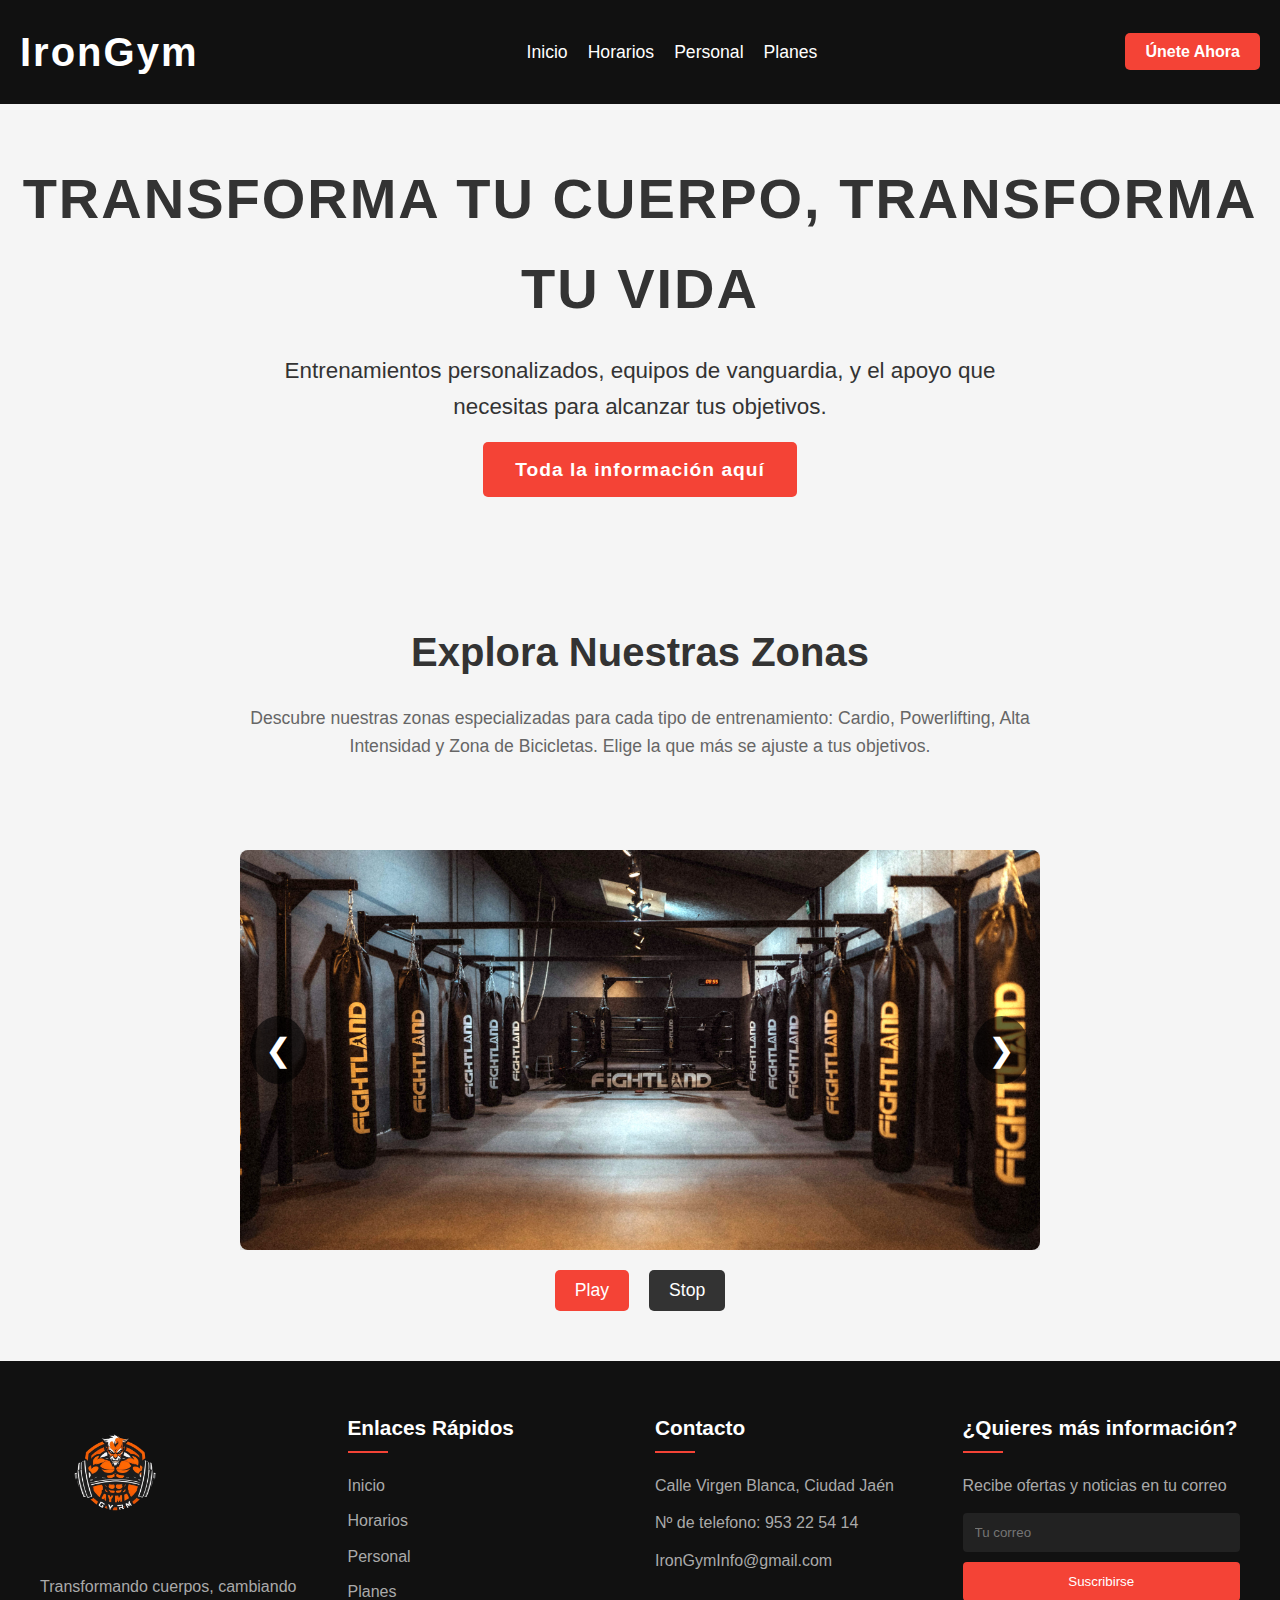
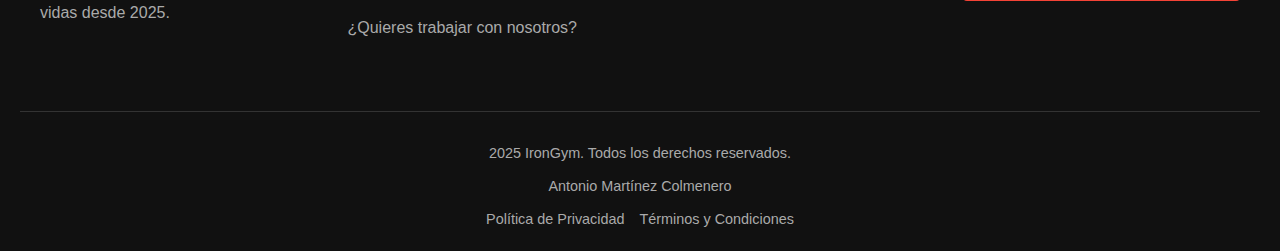
<file: index.html>
<!DOCTYPE html>
<html lang="es">
<head>
    <meta charset="UTF-8">
    <meta name="viewport" content="width=device-width, initial-scale=1.0">
    <title>IronGym - Portada</title>
    <link rel="stylesheet" href="CSS/cssPaginaPrincipal.css">
    
</head>
<body>

    
    <header class="header">
        <div class="logo">
            <h1>IronGym</h1>
        </div>
        <nav>
            <ul>
                <li><a href="index.html">Inicio</a></li>
                <li><a href="Horarios.html">Horarios</a></li>
                <li><a href="Peronal.html">Personal</a></li>
                <li><a href="Planes.html">Planes</a></li>

            </ul>
        </nav>
        <div class="cta">
            <a href="Planes.html" class="btn">Únete Ahora</a>
        </div>
    </header>


    
    <section class="heroe">
    <div class="heroe-content">
        <h2>Transforma tu cuerpo, transforma tu vida</h2>
        <p>Entrenamientos personalizados, equipos de vanguardia, y el apoyo que necesitas para alcanzar tus objetivos.</p>
        <a href="Planes.html" class="btn">Toda la información aquí</a>
    </div>
    </section>


    
    <section class="zonas">
        <h2>Explora Nuestras Zonas</h2>
        <p>Descubre nuestras zonas especializadas para cada tipo de entrenamiento: Cardio, Powerlifting, Alta Intensidad y Zona de Bicicletas. Elige la que más se ajuste a tus objetivos.</p>
    </section>

    <div class="carousel">
        <button id="retroceder" class="carrusel-btn prev">&#10094;</button>
        <div id="imagen"></div>
            <button id="avanzar" class="carrusel-btn next">&#10095;</button>
        </div>
        <div class="controles">
            <button id="play" class="control-btn">Play</button>
            <button id="stop" class="control-btn" disabled>Stop</button>
    </div>
    
    
    <footer class="pie-pagina">
    <div class="contenedor-pie">
        
        <div class="bloque-logo">
            <img src="MEDIA/logo.png" alt="IronGym Logo" class="logo-pie">
            <p class="texto-pie">Transformando cuerpos, cambiando vidas desde 2025.</p>
            
        </div>

        
        <div class="bloque-enlaces">
            <h3 class="titulo-seccion">Enlaces Rápidos</h3>
            <ul class="lista-enlaces">
                <li><a href="index.html" class="enlace-pie">Inicio</a></li>
                <li><a href="Horarios.html" class="enlace-pie">Horarios</a></li>
                <li><a href="Peronal.html" class="enlace-pie">Personal</a></li>
                <li><a href="Planes.html" class="enlace-pie">Planes</a></li>
                <li><a href="QuieresTrabajarConNosotros.html" class="enlace-pie">¿Quieres trabajar con nosotros?</a></li>
            </ul>
        </div>

        
        <div class="bloque-contacto">
            <h3 class="titulo-seccion">Contacto</h3>
            <ul class="lista-contacto">
                <li> Calle Virgen Blanca, Ciudad Jaén</li>
                <li>Nº de telefono: 953 22 54 14</li>
                <li> IronGymInfo@gmail.com</li>
            </ul>
        </div>

        
        <div class="bloque-info">
            <h3 class="titulo-seccion">¿Quieres más información?</h3>
            <p class="texto-pie">Recibe ofertas y noticias en tu correo</p>
            <form class="formulario-suscripcion">
                <input type="email" placeholder="Tu correo" class="input-email">
                <button type="submit" class="boton-suscribir">Suscribirse</button>
            </form>
        </div>
    </div>

    
    <div class="pie-inferior">
        <p class="copyright">2025 IronGym. Todos los derechos reservados.</p>
        <p class="copyright">Antonio Martínez Colmenero</p>
        <div class="enlaces-legales">
            <a href="#" class="enlace-legal">Política de Privacidad</a>
            <a href="#" class="enlace-legal">Términos y Condiciones</a>
        </div>
    </div>
    </footer>

    <!-- Script para carrusel de fotos -->
    <script>
      window.onload = function () {
          
          const IMAGENES = [
              'MEDIA/AltaIntensidad.jpg',
              'MEDIA/PowerLfting.jpg',
              'MEDIA/ZonaBicicleta.jpg',
              'MEDIA/ZonaCardio.PNG'
          ];
          const TIEMPO_INTERVALO_MILESIMAS_SEG = 1000;
          let posicionActual = 0;
          let $botonRetroceder = document.querySelector('#retroceder');
          let $botonAvanzar = document.querySelector('#avanzar');
          let $imagen = document.querySelector('#imagen');
          let $botonPlay = document.querySelector('#play');
          let $botonStop = document.querySelector('#stop');
          let intervalo;

         
          function pasarFoto() {
              if(posicionActual >= IMAGENES.length - 1) {
                  posicionActual = 0;
              } else {
                  posicionActual++;
              }
              renderizarImagen();
          }

          
          function retrocederFoto() {
              if(posicionActual <= 0) {
                  posicionActual = IMAGENES.length - 1;
              } else {
                  posicionActual--;
              }
              renderizarImagen();
          }

          /**
           * Funcion que actualiza la imagen de imagen dependiendo de posicionActual
           */
          function renderizarImagen () {
              $imagen.style.backgroundImage = `url(${IMAGENES[posicionActual]})`;
          }

          /**
           * Activa el autoplay de la imagen
           */
          function playIntervalo() {
              intervalo = setInterval(pasarFoto, TIEMPO_INTERVALO_MILESIMAS_SEG);
              // Desactivamos los botones de control
              $botonAvanzar.setAttribute('disabled', true);
              $botonRetroceder.setAttribute('disabled', true);
              $botonPlay.setAttribute('disabled', true);
              $botonStop.removeAttribute('disabled');

          }

          /**
           * Para el autoplay de la imagen
           */
          function stopIntervalo() {
              clearInterval(intervalo);
              // Activamos los botones de control
              $botonAvanzar.removeAttribute('disabled');
              $botonRetroceder.removeAttribute('disabled');
              $botonPlay.removeAttribute('disabled');
              $botonStop.setAttribute('disabled', true);
          }

          // Eventos
          $botonAvanzar.addEventListener('click', pasarFoto);
          $botonRetroceder.addEventListener('click', retrocederFoto);
          $botonPlay.addEventListener('click', playIntervalo);
          $botonStop.addEventListener('click', stopIntervalo);
          // Iniciar
          renderizarImagen();
      }
  </script>

</body>
</html>
</file>
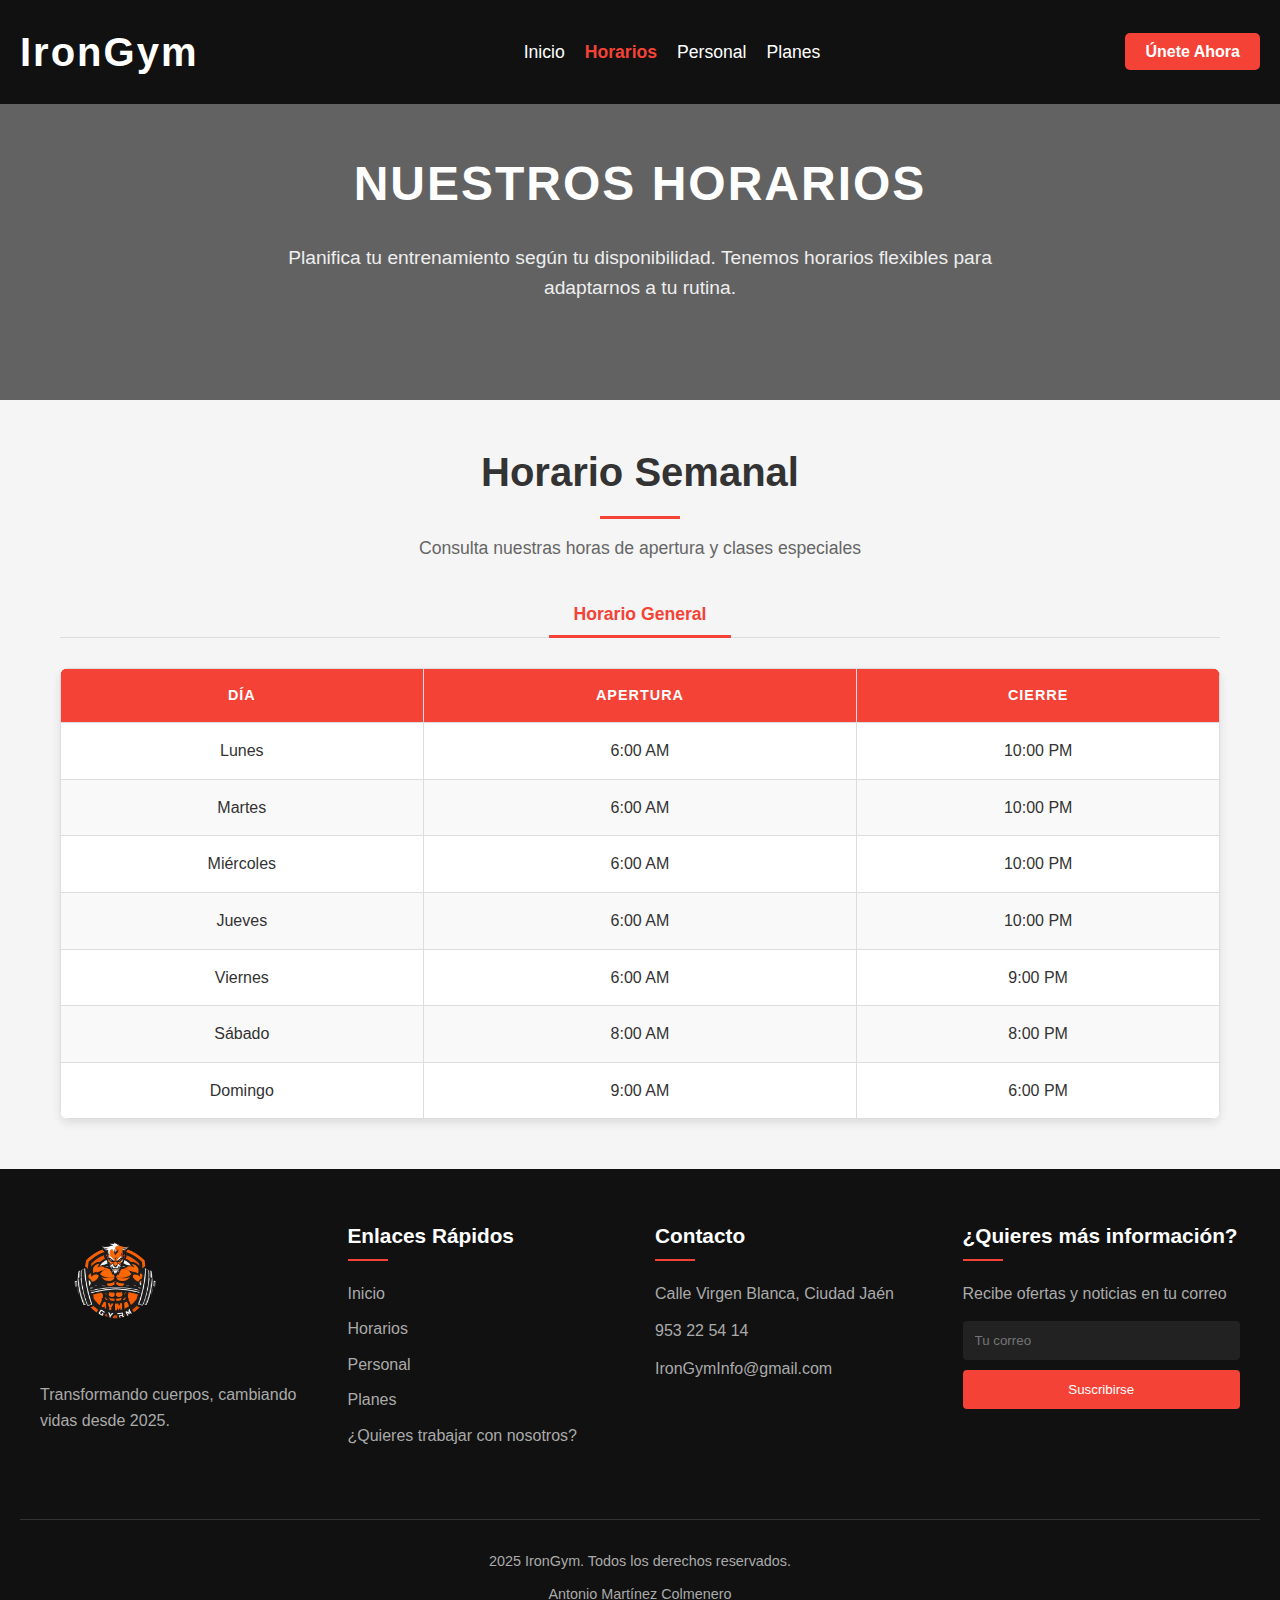
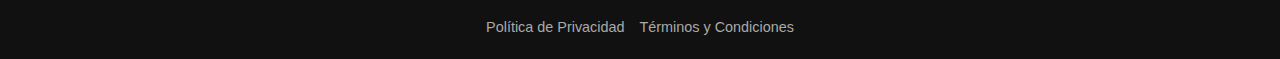
<file: Horarios.html>
<!DOCTYPE html>
<html lang="es">
<head>
    <meta charset="UTF-8">
    <meta name="viewport" content="width=device-width, initial-scale=1.0">
    <title>IronGym - Horarios</title>
    <link rel="stylesheet" href="CSS/cssHorarios.css">
    
</head>
<body>

    <!-- Cabecera -->
    <header class="header">
        <div class="logo">
            <h1>IronGym</h1>
        </div>
        <nav>
            <ul>
                <li><a href="Index.html">Inicio</a></li>
                <li><a href="Horarios.html" class="active">Horarios</a></li>
                <li><a href="Peronal.html">Personal</a></li>
                <li><a href="Planes.html">Planes</a></li>
            </ul>
        </nav>
        <div class="cta">
            <a href="Planes.html" class="btn">Únete Ahora</a>
        </div>
    </header>

    
    <section class="heroe horarios">
        <div class="heroe-content">
            <h2>Nuestros Horarios</h2>
            <p>Planifica tu entrenamiento según tu disponibilidad. Tenemos horarios flexibles para adaptarnos a tu rutina.</p>
        </div>
    </section>

    
    <section class="contenedor">
        <h2 class="titulo">Horario Semanal</h2>
        <p class="subtitulo">Consulta nuestras horas de apertura y clases especiales</p>
        
        <div class="pestanas">
            <button class="boton activo" data-tab="general">Horario General</button>
        </div>
        
        <div class="contenido activo" id="general">
            <div class="tabla-contenedor">
                <table class="tabla-horarios">
                    <thead>
                        <tr>
                            <th>Día</th>
                            <th>Apertura</th>
                            <th>Cierre</th>
                        </tr>
                    </thead>
                    <tbody>
                        <tr>
                            <td>Lunes</td>
                            <td>6:00 AM</td>
                            <td>10:00 PM</td>
                        </tr>
                        <tr>
                            <td>Martes</td>
                            <td>6:00 AM</td>
                            <td>10:00 PM</td>
                        </tr>
                        <tr>
                            <td>Miércoles</td>
                            <td>6:00 AM</td>
                            <td>10:00 PM</td>
                        </tr>
                        <tr>
                            <td>Jueves</td>
                            <td>6:00 AM</td>
                            <td>10:00 PM</td>
                        </tr>
                        <tr>
                            <td>Viernes</td>
                            <td>6:00 AM</td>
                            <td>9:00 PM</td>
                        </tr>
                        <tr>
                            <td>Sábado</td>
                            <td>8:00 AM</td>
                            <td>8:00 PM</td>
                        </tr>
                        <tr>
                            <td>Domingo</td>
                            <td>9:00 AM</td>
                            <td>6:00 PM</td>
                        </tr>
                    </tbody>
                </table>
            </div>
        </div>
        
        <div class="contenido" id="clases">
            <div class="tabla-contenedor">
                <table class="tabla-horarios">
                    <thead>
                        <tr>
                            <th>Clase</th>
                            <th>Lunes</th>
                            <th>Miércoles</th>
                            <th>Viernes</th>
                            <th>Sábado</th>
                        </tr>
                    </thead>
                    <tbody>
                        <tr>
                            <td>Spinning</td>
                            <td>7:00 AM - 8:00 AM</td>
                            <td>7:00 AM - 8:00 AM</td>
                            <td>7:00 AM - 8:00 AM</td>
                            <td>9:00 AM - 10:00 AM</td>
                        </tr>
                        <tr>
                            <td>Crossfit</td>
                            <td>6:00 PM - 7:00 PM</td>
                            <td>6:00 PM - 7:00 PM</td>
                            <td>6:00 PM - 7:00 PM</td>
                            <td>11:00 AM - 12:00 PM</td>
                        </tr>
                        <tr>
                            <td>Yoga</td>
                            <td>9:00 AM - 10:00 AM</td>
                            <td>9:00 AM - 10:00 AM</td>
                            <td>-</td>
                            <td>10:00 AM - 11:00 AM</td>
                        </tr>
                        <tr>
                            <td>Boxeo</td>
                            <td>8:00 PM - 9:00 PM</td>
                            <td>8:00 PM - 9:00 PM</td>
                            <td>7:00 PM - 8:00 PM</td>
                            <td>-</td>
                        </tr>
                    </tbody>
                </table>
            </div>
        </div>
    </section>

    
    <footer class="pie-pagina">
        <div class="contenedor-pie">
            
            <div class="bloque-logo">
                <img src="../MEDIA/logo.png" alt="IronGym Logo" class="logo-pie">
                <p class="texto-pie">Transformando cuerpos, cambiando vidas desde 2025.</p>
                
            </div>

            
            <div class="bloque-enlaces">
                <h3 class="titulo-seccion">Enlaces Rápidos</h3>
                <ul class="lista-enlaces">
                    <li><a href="Index.html" class="enlace-pie">Inicio</a></li>
                    <li><a href="Horarios.html" class="enlace-pie">Horarios</a></li>
                    <li><a href="Peronal.html" class="enlace-pie">Personal</a></li>
                    <li><a href="Planes.html" class="enlace-pie">Planes</a></li>
                    <li><a href="QuieresTrabajarConNosotros.html" class="enlace-pie">¿Quieres trabajar con nosotros?</a></li>
                </ul>
            </div>

            
            <div class="bloque-contacto">
                <h3 class="titulo-seccion">Contacto</h3>
                <ul class="lista-contacto">
                    <li> Calle Virgen Blanca, Ciudad Jaén</li>
                    <li>953 22 54 14</li>
                    <li> IronGymInfo@gmail.com</li>
                </ul>
            </div>

            
            <div class="bloque-info">
                <h3 class="titulo-seccion">¿Quieres más información?</h3>
                <p class="texto-pie">Recibe ofertas y noticias en tu correo</p>
                <form class="formulario-suscripcion">
                    <input type="email" placeholder="Tu correo" class="input-email">
                    <button type="submit" class="boton-suscribir">Suscribirse</button>
                </form>
            </div>
        </div>

        
        <div class="pie-inferior">
            <p class="copyright">2025 IronGym. Todos los derechos reservados.</p>
            <p class="copyright">Antonio Martínez Colmenero</p>
            <div class="enlaces-legales">
                <a href="#" class="enlace-legal">Política de Privacidad</a>
                <a href="#" class="enlace-legal">Términos y Condiciones</a>
            </div>
        </div>
    </footer>


</body>
</html>
</file>
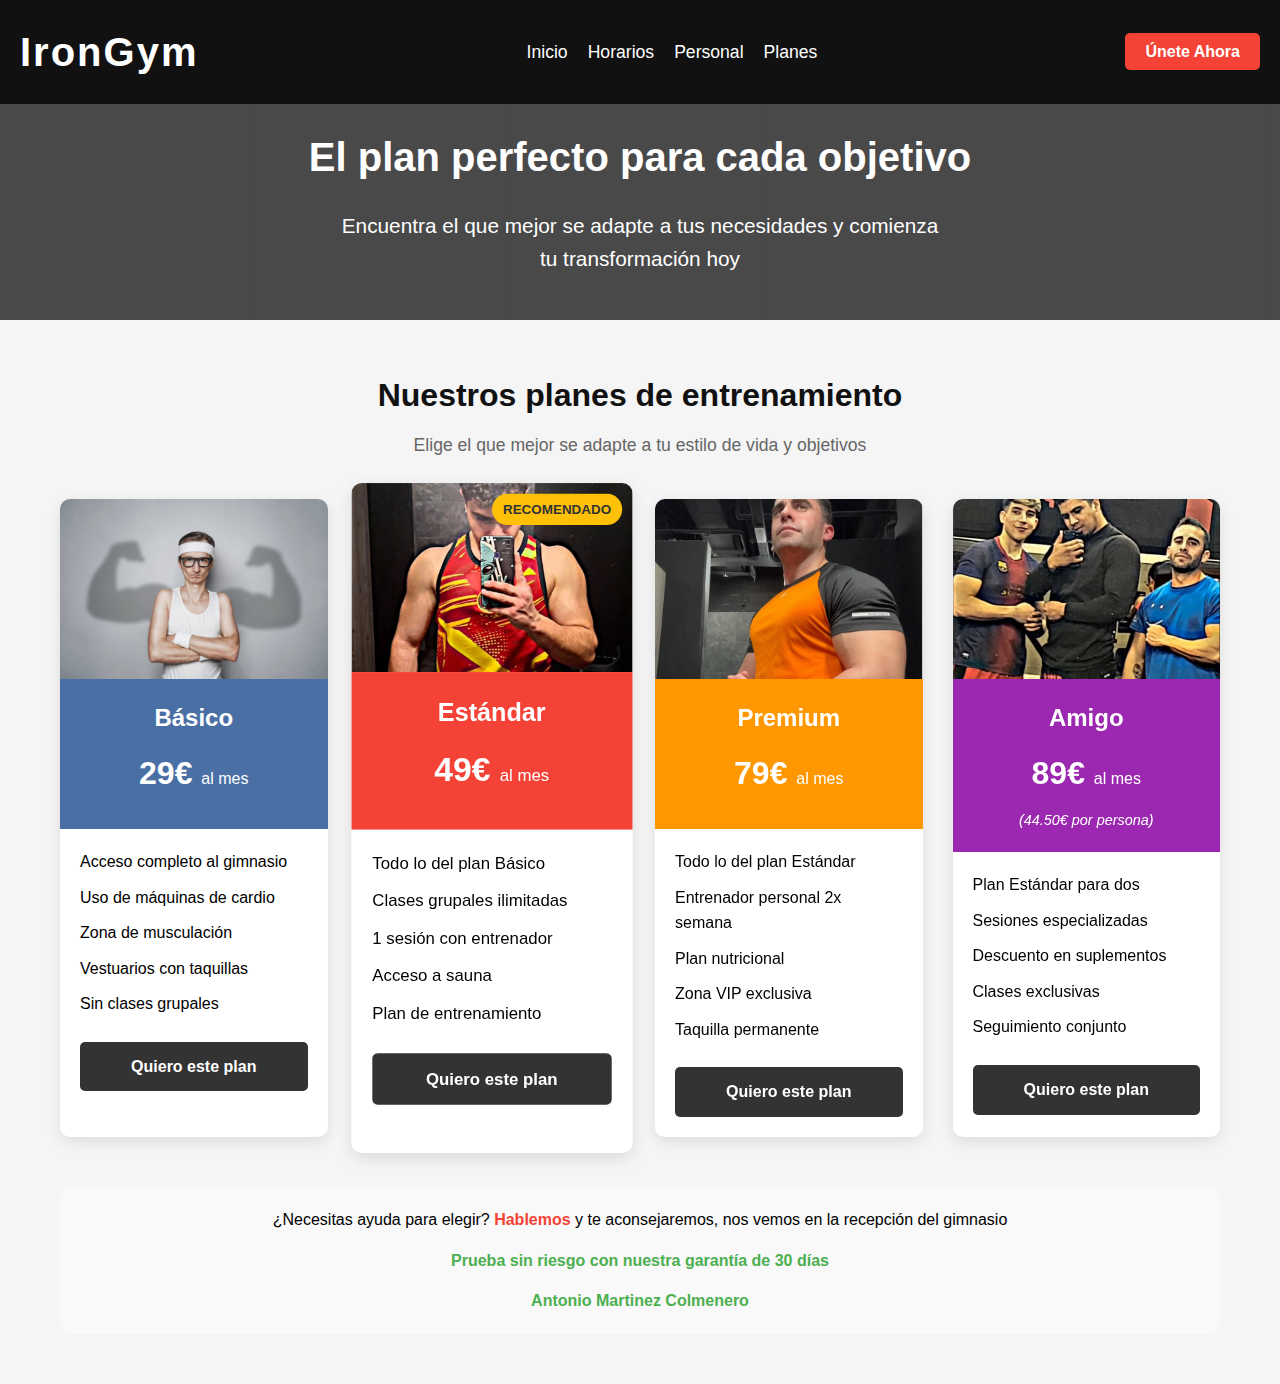
<file: Planes.html>
<!DOCTYPE html>
<html lang="es">
<head>
    <meta charset="UTF-8">
    <meta name="viewport" content="width=device-width, initial-scale=1.0">
    <title>IronGym - Nuestros Planes</title>
    <link rel="stylesheet" href="CSS/planes.css">
    
</head>
<body>

    
    <header class="header">
        <div class="logo">
            <h1>IronGym</h1>
        </div>
        <nav>
            <ul>
                <li><a href="Index.html">Inicio</a></li>
                <li><a href="Horarios.html">Horarios</a></li>
                <li><a href="Peronal.html">Personal</a></li>
                <li><a href="planes.html">Planes</a></li>
            </ul>
        </nav>
        <div class="cta">
            <a href="Planes.html" class="btn">Únete Ahora</a>
        </div>
    </header>

    
    <section class="portadaPlanes">
        <div class="contenidoPortada">
            <h2>El plan perfecto para cada objetivo</h2>
            <p>Encuentra el que mejor se adapte a tus necesidades y comienza tu transformación hoy</p>
        </div>
    </section>

    
    <main class="contenedorPlanes">
        <h2 class="tituloPrincipal">Nuestros planes de entrenamiento</h2>
        <p class="subtitulo">Elige el que mejor se adapte a tu estilo de vida y objetivos</p>
        
        <div class="listaPlanes">
            
            <article class="planCard">
                <div class="imagenPlan">
                    <img src="MEDIA/FlacoPlanes.jpg" alt="Persona usando máquinas de cardio">
                </div>
                <div class="cabeceraPlan basico">
                    <h3>Básico</h3>
                    <div class="precioPlan">29€ <span>al mes</span></div>
                </div>
                <div class="detallesPlan">
                    <ul class="beneficiosPlan">
                        <li> Acceso completo al gimnasio</li>
                        <li> Uso de máquinas de cardio</li>
                        <li> Zona de musculación</li>
                        <li> Vestuarios con taquillas</li>
                        <li> Sin clases grupales</li>
                    </ul>
                    <a href="#unete" class="botonPlan">Quiero este plan</a>
                </div>
            </article>

            
            <article class="planCard destacado">
                <div class="etiquetaDestacado">RECOMENDADO</div>
                <div class="imagenPlan">
                    <img src="MEDIA/PlanEstandar.jpg" alt="Clase grupal en el gimnasio">
                </div>
                <div class="cabeceraPlan estandar">
                    <h3>Estándar</h3>
                    <div class="precioPlan">49€ <span>al mes</span></div>
                </div>
                <div class="detallesPlan">
                    <ul class="beneficiosPlan">
                        <li> Todo lo del plan Básico</li>
                        <li> Clases grupales ilimitadas</li>
                        <li>1 sesión con entrenador</li>
                        <li> Acceso a sauna</li>
                        <li> Plan de entrenamiento</li>
                    </ul>
                    <a href="#unete" class="botonPlan">Quiero este plan</a>
                </div>
            </article>

            
            <article class="planCard">
                <div class="imagenPlan">
                    <img src="MEDIA/PlanFuerte.PNG" alt="Entrenador personal ayudando a cliente">
                </div>
                <div class="cabeceraPlan premium">
                    <h3>Premium</h3>
                    <div class="precioPlan">79€ <span>al mes</span></div>
                </div>
                <div class="detallesPlan">
                    <ul class="beneficiosPlan">
                        <li> Todo lo del plan Estándar</li>
                        <li> Entrenador personal 2x semana</li>
                        <li> Plan nutricional</li>
                        <li> Zona VIP exclusiva</li>
                        <li> Taquilla permanente</li>
                    </ul>
                    <a href="#unete" class="botonPlan">Quiero este plan</a>
                </div>
            </article>

            
            <article class="planCard">
                <div class="imagenPlan">
                    <img src="MEDIA/PlanAmigo.PNG" alt="Amigos entrenando juntos">
                </div>
                <div class="cabeceraPlan parejas">
                    <h3>Amigo</h3>
                    <div class="precioPlan">89€ <span>al mes</span></div>
                    <p class="notaPrecio">(44.50€ por persona)</p>
                </div>
                <div class="detallesPlan">
                    <ul class="beneficiosPlan">
                        <li> Plan Estándar para dos</li>
                        <li> Sesiones especializadas</li>
                        <li> Descuento en suplementos</li>
                        <li> Clases exclusivas</li>
                        <li> Seguimiento conjunto</li>
                    </ul>
                    <a href="#unete" class="botonPlan">Quiero este plan</a>
                </div>
            </article>
        </div>

        <div class="infoExtra">
            <p> ¿Necesitas ayuda para elegir? <a href="#" class="enlaceAyuda">Hablemos</a> y te aconsejaremos, nos vemos en la recepción del gimnasio</p>
            <p class="garantia"> Prueba sin riesgo con nuestra garantía de 30 días</p>
            <p class="garantia">Antonio Martinez Colmenero</p>
        </div>
    </main>

    

</body>
</html>
</file>
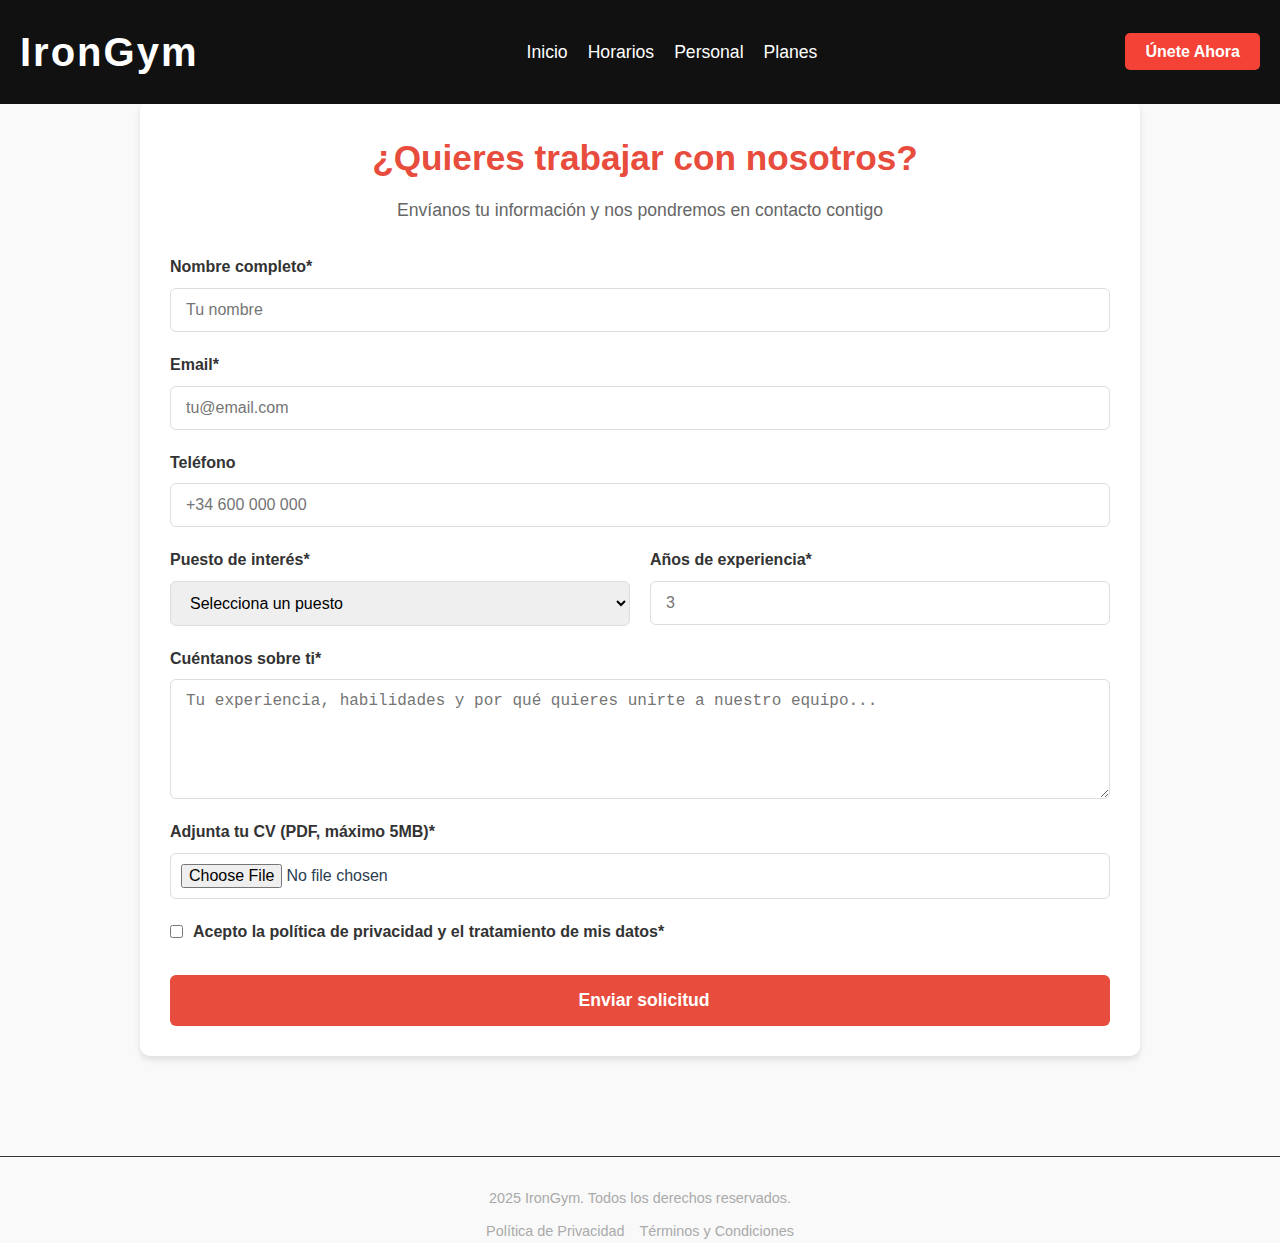
<file: QuieresTrabajarConNosotros.html>
<!DOCTYPE html>
<html lang="es">
<head>
    <meta charset="UTF-8">
    <meta name="viewport" content="width=device-width, initial-scale=1.0">
    <title>Únete a nuestro equipo | IronGym</title>
    <link rel="stylesheet" href="CSS/formulario.css">
</head>
<body>

    <header class="header">
        <div class="logo">
            <h1>IronGym</h1>
        </div>
        <nav>
            <ul>
                <li><a href="Index.html">Inicio</a></li>
                <li><a href="Horarios.html">Horarios</a></li>
                <li><a href="Peronal.html">Personal</a></li>
                <li><a href="Planes.html">Planes</a></li>

            </ul>
        </nav>
        <div class="cta">
            <a href="Planes.html" class="btn">Únete Ahora</a>
        </div>
    </header>

    <div class="contenedor-formulario">
        <div class="cabecera-formulario">
            <h1><i class="fas fa-handshake"></i> ¿Quieres trabajar con nosotros?</h1>
            <p>Envíanos tu información y nos pondremos en contacto contigo</p>
        </div>

        <form id="formulario-trabajo" class="formulario" action="#" method="POST">
            <div class="grupo-formulario">
                <label for="nombre">Nombre completo*</label>
                <input type="text" id="nombre" name="nombre" required placeholder="Tu nombre">
            </div>

            <div class="grupo-formulario">
                <label for="email">Email*</label>
                <input type="email" id="email" name="email" required placeholder="tu@email.com">
            </div>

            <div class="grupo-formulario">
                <label for="telefono">Teléfono</label>
                <input type="tel" id="telefono" name="telefono" placeholder="+34 600 000 000">
            </div>

            <div class="grupo-formulario-doble">
                <div class="grupo-formulario">
                    <label for="puesto">Puesto de interés*</label>
                    <select id="puesto" name="puesto" required>
                        <option value="" disabled selected>Selecciona un puesto</option>
                        <option value="desarrollador">Monitor Sala De Baile</option>
                        <option value="disenador">Monitor PowerLifting</option>
                        <option value="marketing">Monitor Recepción</option>
                        <option value="otro">Otro</option>
                    </select>
                </div>

                <div class="grupo-formulario">
                    <label for="experiencia">Años de experiencia*</label>
                    <input type="number" id="experiencia" name="experiencia" min="0" max="50" required placeholder="3">
                </div>
            </div>

            <div class="grupo-formulario">
                <label for="mensaje">Cuéntanos sobre ti*</label>
                <textarea id="mensaje" name="mensaje" required placeholder="Tu experiencia, habilidades y por qué quieres unirte a nuestro equipo..."></textarea>
            </div>

            <div class="grupo-formulario">
                <label for="cv">Adjunta tu CV (PDF, máximo 5MB)*</label>
                <input type="file" id="cv" name="cv" accept=".pdf,.doc,.docx" required>
            </div>

            <div class="grupo-formulario acepto-terminos">
                <input type="checkbox" id="privacidad" name="privacidad" required>
                <label for="privacidad">Acepto la política de privacidad y el tratamiento de mis datos*</label>
            </div>

            <button type="submit" class="boton-enviar">
                <i class="fas fa-paper-plane"></i> Enviar solicitud
            </button>
        </form>
    </div>
     
     <div class="pie-inferior">
        <p class="copyright">2025 IronGym. Todos los derechos reservados.</p>
        <div class="enlaces-legales">
            <a href="#" class="enlace-legal">Política de Privacidad</a>
            <a href="#" class="enlace-legal">Términos y Condiciones</a>
        </div>
    </div>
    
</body>
</html>
</file>
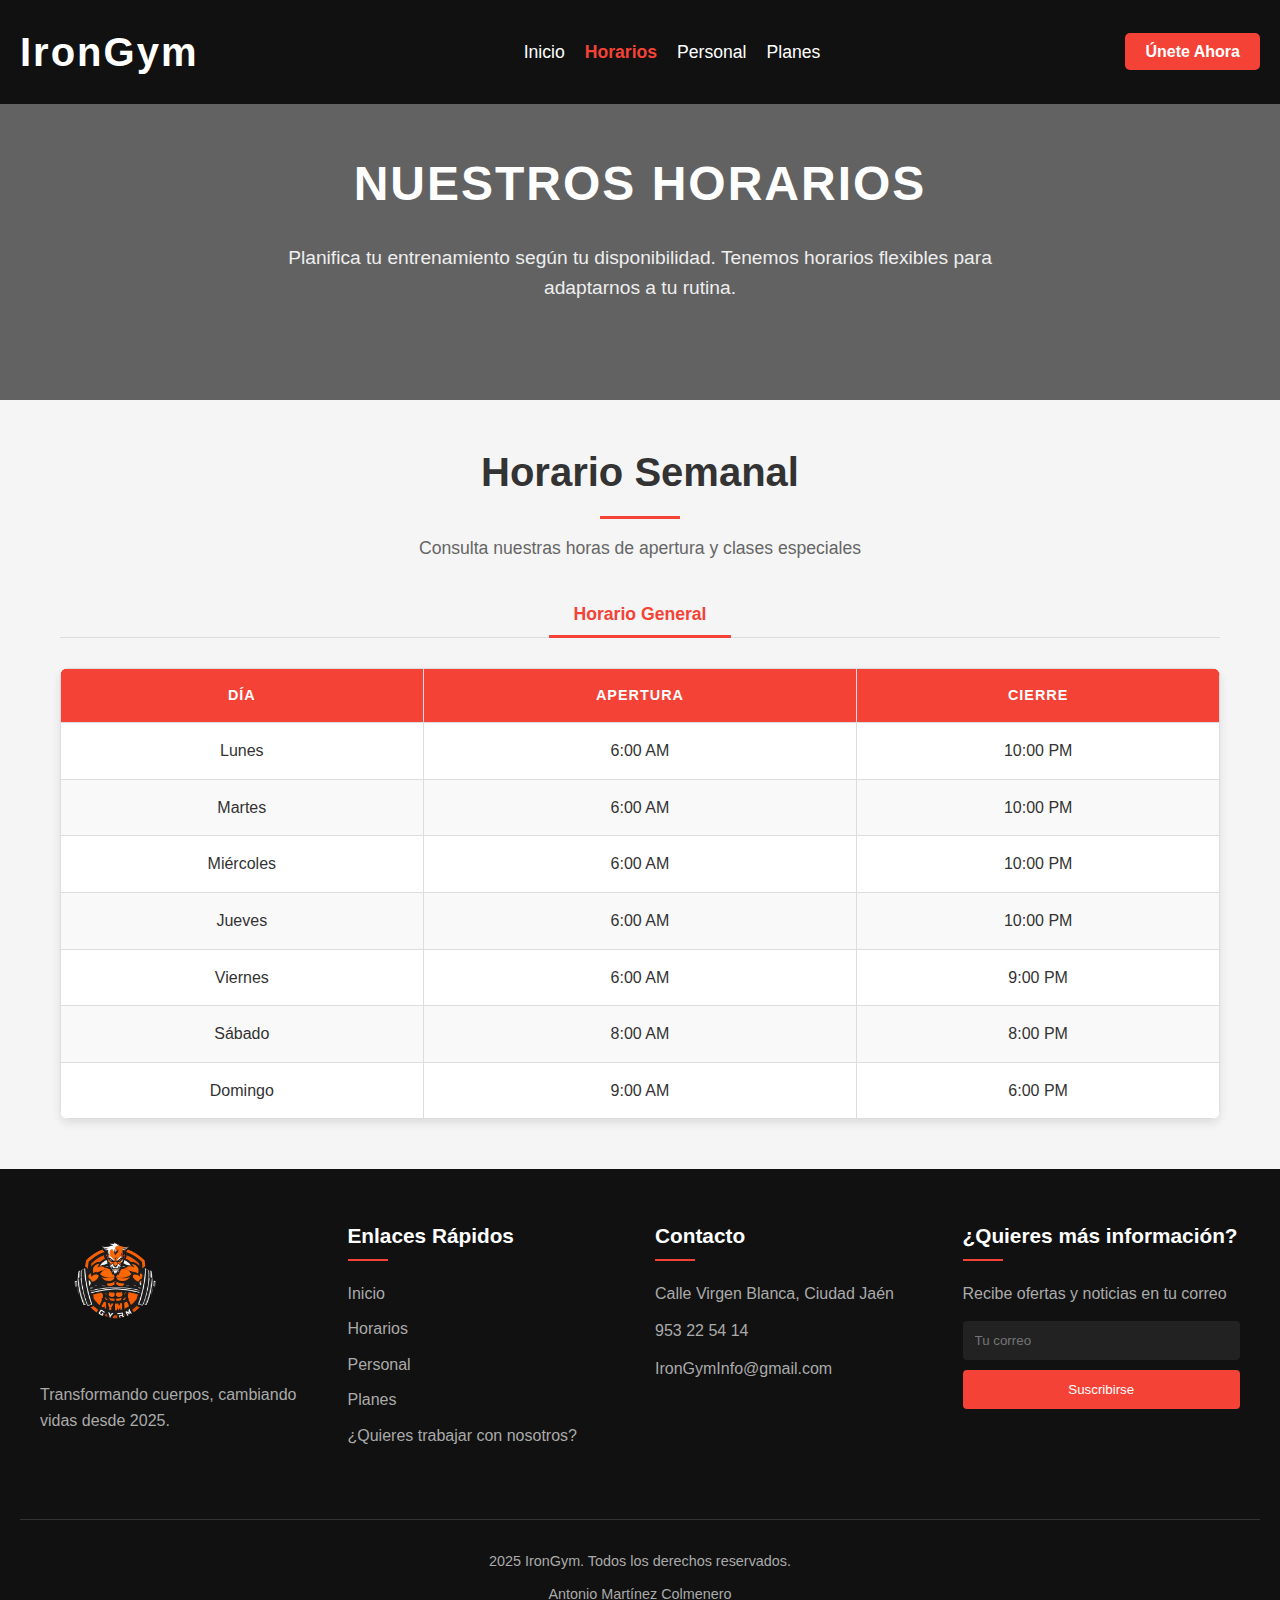
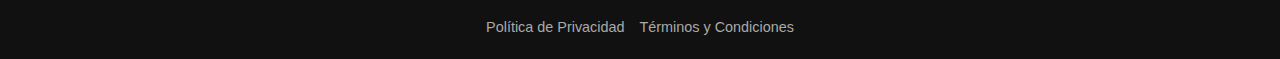
<file: HTML/Horarios.html>
<!DOCTYPE html>
<html lang="es">
<head>
    <meta charset="UTF-8">
    <meta name="viewport" content="width=device-width, initial-scale=1.0">
    <title>IronGym - Horarios</title>
    <link rel="stylesheet" href="../CSS/cssHorarios.css">
    
</head>
<body>

    <!-- Cabecera -->
    <header class="header">
        <div class="logo">
            <h1>IronGym</h1>
        </div>
        <nav>
            <ul>
                <li><a href="../PaginaPrincipal.html">Inicio</a></li>
                <li><a href="../HTML/Horarios.html" class="active">Horarios</a></li>
                <li><a href="Peronal.html">Personal</a></li>
                <li><a href="../HTML/Planes.html">Planes</a></li>
            </ul>
        </nav>
        <div class="cta">
            <a href="Planes.html" class="btn">Únete Ahora</a>
        </div>
    </header>

    
    <section class="heroe horarios">
        <div class="heroe-content">
            <h2>Nuestros Horarios</h2>
            <p>Planifica tu entrenamiento según tu disponibilidad. Tenemos horarios flexibles para adaptarnos a tu rutina.</p>
        </div>
    </section>

    
    <section class="contenedor">
        <h2 class="titulo">Horario Semanal</h2>
        <p class="subtitulo">Consulta nuestras horas de apertura y clases especiales</p>
        
        <div class="pestanas">
            <button class="boton activo" data-tab="general">Horario General</button>
        </div>
        
        <div class="contenido activo" id="general">
            <div class="tabla-contenedor">
                <table class="tabla-horarios">
                    <thead>
                        <tr>
                            <th>Día</th>
                            <th>Apertura</th>
                            <th>Cierre</th>
                        </tr>
                    </thead>
                    <tbody>
                        <tr>
                            <td>Lunes</td>
                            <td>6:00 AM</td>
                            <td>10:00 PM</td>
                        </tr>
                        <tr>
                            <td>Martes</td>
                            <td>6:00 AM</td>
                            <td>10:00 PM</td>
                        </tr>
                        <tr>
                            <td>Miércoles</td>
                            <td>6:00 AM</td>
                            <td>10:00 PM</td>
                        </tr>
                        <tr>
                            <td>Jueves</td>
                            <td>6:00 AM</td>
                            <td>10:00 PM</td>
                        </tr>
                        <tr>
                            <td>Viernes</td>
                            <td>6:00 AM</td>
                            <td>9:00 PM</td>
                        </tr>
                        <tr>
                            <td>Sábado</td>
                            <td>8:00 AM</td>
                            <td>8:00 PM</td>
                        </tr>
                        <tr>
                            <td>Domingo</td>
                            <td>9:00 AM</td>
                            <td>6:00 PM</td>
                        </tr>
                    </tbody>
                </table>
            </div>
        </div>
        
        <div class="contenido" id="clases">
            <div class="tabla-contenedor">
                <table class="tabla-horarios">
                    <thead>
                        <tr>
                            <th>Clase</th>
                            <th>Lunes</th>
                            <th>Miércoles</th>
                            <th>Viernes</th>
                            <th>Sábado</th>
                        </tr>
                    </thead>
                    <tbody>
                        <tr>
                            <td>Spinning</td>
                            <td>7:00 AM - 8:00 AM</td>
                            <td>7:00 AM - 8:00 AM</td>
                            <td>7:00 AM - 8:00 AM</td>
                            <td>9:00 AM - 10:00 AM</td>
                        </tr>
                        <tr>
                            <td>Crossfit</td>
                            <td>6:00 PM - 7:00 PM</td>
                            <td>6:00 PM - 7:00 PM</td>
                            <td>6:00 PM - 7:00 PM</td>
                            <td>11:00 AM - 12:00 PM</td>
                        </tr>
                        <tr>
                            <td>Yoga</td>
                            <td>9:00 AM - 10:00 AM</td>
                            <td>9:00 AM - 10:00 AM</td>
                            <td>-</td>
                            <td>10:00 AM - 11:00 AM</td>
                        </tr>
                        <tr>
                            <td>Boxeo</td>
                            <td>8:00 PM - 9:00 PM</td>
                            <td>8:00 PM - 9:00 PM</td>
                            <td>7:00 PM - 8:00 PM</td>
                            <td>-</td>
                        </tr>
                    </tbody>
                </table>
            </div>
        </div>
    </section>

    
    <footer class="pie-pagina">
        <div class="contenedor-pie">
            
            <div class="bloque-logo">
                <img src="../MEDIA/logo.png" alt="IronGym Logo" class="logo-pie">
                <p class="texto-pie">Transformando cuerpos, cambiando vidas desde 2025.</p>
                
            </div>

            
            <div class="bloque-enlaces">
                <h3 class="titulo-seccion">Enlaces Rápidos</h3>
                <ul class="lista-enlaces">
                    <li><a href="PaginaPrincipal.html" class="enlace-pie">Inicio</a></li>
                    <li><a href="Horarios.html" class="enlace-pie">Horarios</a></li>
                    <li><a href="Peronal.html" class="enlace-pie">Personal</a></li>
                    <li><a href="Planes.html" class="enlace-pie">Planes</a></li>
                    <li><a href="QuieresTrabajarConNosotros.html" class="enlace-pie">¿Quieres trabajar con nosotros?</a></li>
                </ul>
            </div>

            
            <div class="bloque-contacto">
                <h3 class="titulo-seccion">Contacto</h3>
                <ul class="lista-contacto">
                    <li> Calle Virgen Blanca, Ciudad Jaén</li>
                    <li>953 22 54 14</li>
                    <li> IronGymInfo@gmail.com</li>
                </ul>
            </div>

            
            <div class="bloque-info">
                <h3 class="titulo-seccion">¿Quieres más información?</h3>
                <p class="texto-pie">Recibe ofertas y noticias en tu correo</p>
                <form class="formulario-suscripcion">
                    <input type="email" placeholder="Tu correo" class="input-email">
                    <button type="submit" class="boton-suscribir">Suscribirse</button>
                </form>
            </div>
        </div>

        
        <div class="pie-inferior">
            <p class="copyright">2025 IronGym. Todos los derechos reservados.</p>
            <p class="copyright">Antonio Martínez Colmenero</p>
            <div class="enlaces-legales">
                <a href="#" class="enlace-legal">Política de Privacidad</a>
                <a href="#" class="enlace-legal">Términos y Condiciones</a>
            </div>
        </div>
    </footer>


</body>
</html>
</file>
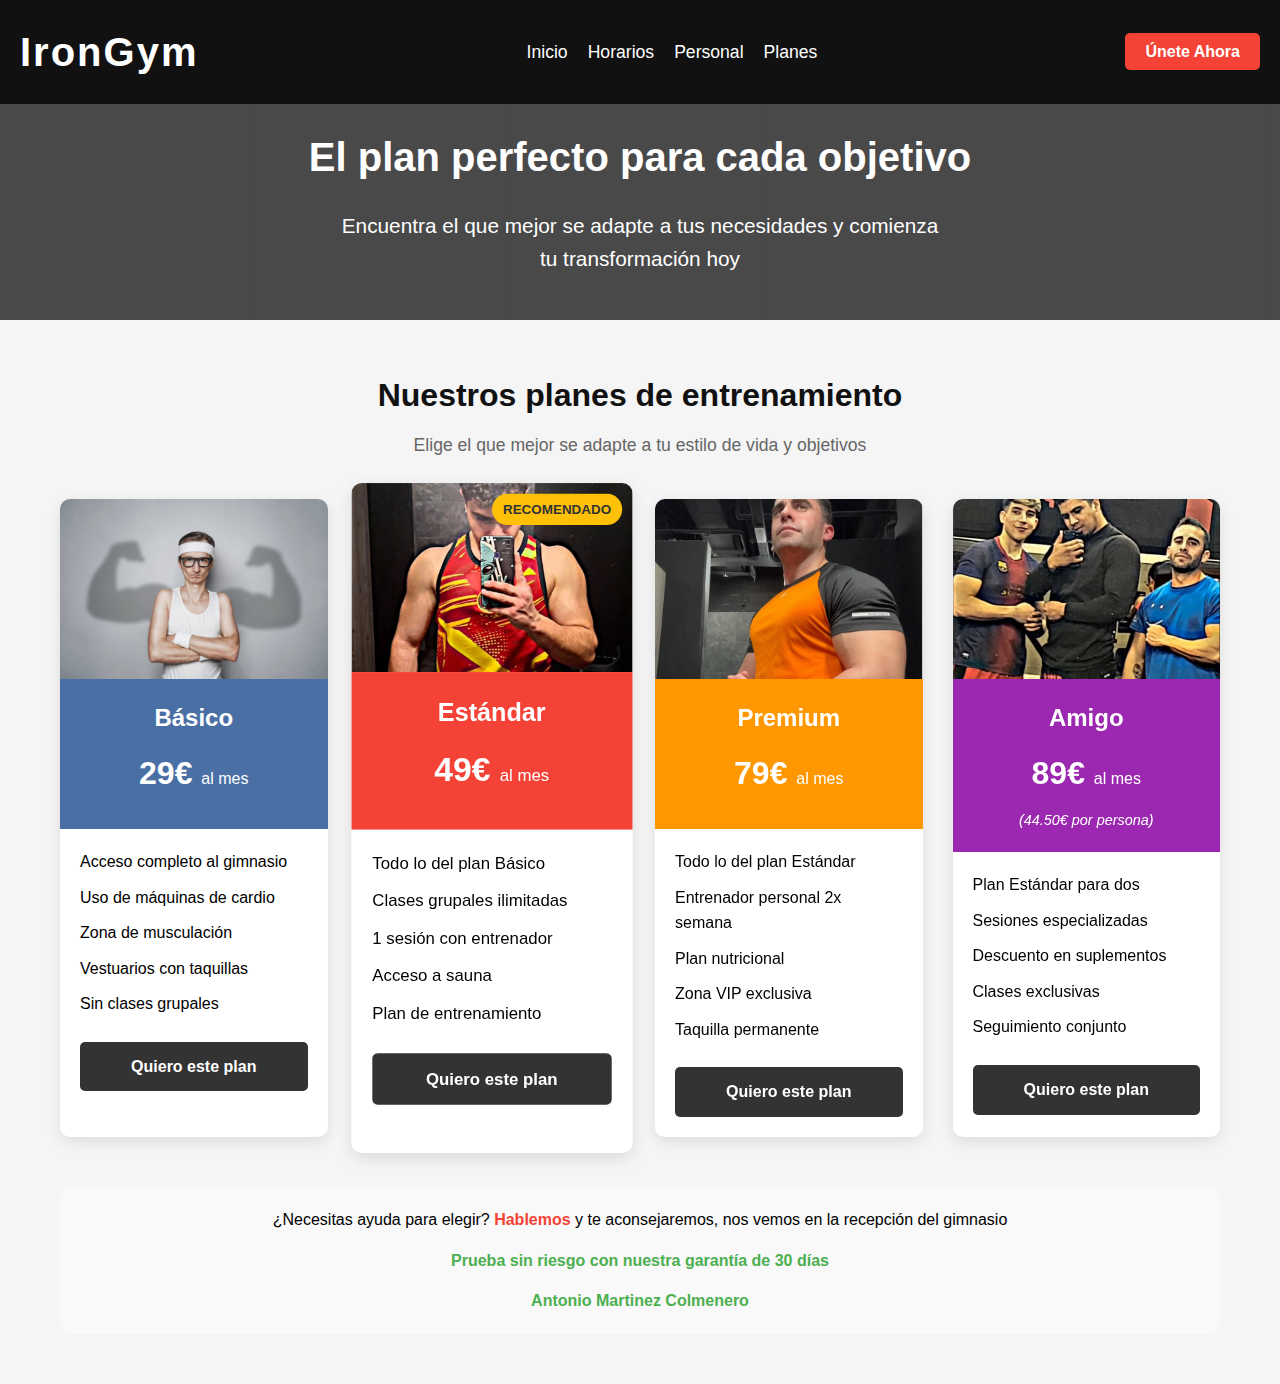
<file: HTML/Planes.html>
<!DOCTYPE html>
<html lang="es">
<head>
    <meta charset="UTF-8">
    <meta name="viewport" content="width=device-width, initial-scale=1.0">
    <title>IronGym - Nuestros Planes</title>
    <link rel="stylesheet" href="../CSS/planes.css">
    
</head>
<body>

    
    <header class="header">
        <div class="logo">
            <h1>IronGym</h1>
        </div>
        <nav>
            <ul>
                <li><a href="../PaginaPrincipal.html">Inicio</a></li>
                <li><a href="Horarios.html">Horarios</a></li>
                <li><a href="Peronal.html">Personal</a></li>
                <li><a href="planes.html">Planes</a></li>
            </ul>
        </nav>
        <div class="cta">
            <a href="Planes.html" class="btn">Únete Ahora</a>
        </div>
    </header>

    
    <section class="portadaPlanes">
        <div class="contenidoPortada">
            <h2>El plan perfecto para cada objetivo</h2>
            <p>Encuentra el que mejor se adapte a tus necesidades y comienza tu transformación hoy</p>
        </div>
    </section>

    
    <main class="contenedorPlanes">
        <h2 class="tituloPrincipal">Nuestros planes de entrenamiento</h2>
        <p class="subtitulo">Elige el que mejor se adapte a tu estilo de vida y objetivos</p>
        
        <div class="listaPlanes">
            
            <article class="planCard">
                <div class="imagenPlan">
                    <img src="../MEDIA/FlacoPlanes.jpg" alt="Persona usando máquinas de cardio">
                </div>
                <div class="cabeceraPlan basico">
                    <h3>Básico</h3>
                    <div class="precioPlan">29€ <span>al mes</span></div>
                </div>
                <div class="detallesPlan">
                    <ul class="beneficiosPlan">
                        <li> Acceso completo al gimnasio</li>
                        <li> Uso de máquinas de cardio</li>
                        <li> Zona de musculación</li>
                        <li> Vestuarios con taquillas</li>
                        <li> Sin clases grupales</li>
                    </ul>
                    <a href="#unete" class="botonPlan">Quiero este plan</a>
                </div>
            </article>

            
            <article class="planCard destacado">
                <div class="etiquetaDestacado">RECOMENDADO</div>
                <div class="imagenPlan">
                    <img src="../MEDIA/PlanEstandar.jpg" alt="Clase grupal en el gimnasio">
                </div>
                <div class="cabeceraPlan estandar">
                    <h3>Estándar</h3>
                    <div class="precioPlan">49€ <span>al mes</span></div>
                </div>
                <div class="detallesPlan">
                    <ul class="beneficiosPlan">
                        <li> Todo lo del plan Básico</li>
                        <li> Clases grupales ilimitadas</li>
                        <li>1 sesión con entrenador</li>
                        <li> Acceso a sauna</li>
                        <li> Plan de entrenamiento</li>
                    </ul>
                    <a href="#unete" class="botonPlan">Quiero este plan</a>
                </div>
            </article>

            
            <article class="planCard">
                <div class="imagenPlan">
                    <img src="../MEDIA/PlanFuerte.PNG" alt="Entrenador personal ayudando a cliente">
                </div>
                <div class="cabeceraPlan premium">
                    <h3>Premium</h3>
                    <div class="precioPlan">79€ <span>al mes</span></div>
                </div>
                <div class="detallesPlan">
                    <ul class="beneficiosPlan">
                        <li> Todo lo del plan Estándar</li>
                        <li> Entrenador personal 2x semana</li>
                        <li> Plan nutricional</li>
                        <li> Zona VIP exclusiva</li>
                        <li> Taquilla permanente</li>
                    </ul>
                    <a href="#unete" class="botonPlan">Quiero este plan</a>
                </div>
            </article>

            
            <article class="planCard">
                <div class="imagenPlan">
                    <img src="../MEDIA/PlanAmigo.PNG" alt="Amigos entrenando juntos">
                </div>
                <div class="cabeceraPlan parejas">
                    <h3>Amigo</h3>
                    <div class="precioPlan">89€ <span>al mes</span></div>
                    <p class="notaPrecio">(44.50€ por persona)</p>
                </div>
                <div class="detallesPlan">
                    <ul class="beneficiosPlan">
                        <li> Plan Estándar para dos</li>
                        <li> Sesiones especializadas</li>
                        <li> Descuento en suplementos</li>
                        <li> Clases exclusivas</li>
                        <li> Seguimiento conjunto</li>
                    </ul>
                    <a href="#unete" class="botonPlan">Quiero este plan</a>
                </div>
            </article>
        </div>

        <div class="infoExtra">
            <p> ¿Necesitas ayuda para elegir? <a href="#" class="enlaceAyuda">Hablemos</a> y te aconsejaremos, nos vemos en la recepción del gimnasio</p>
            <p class="garantia"> Prueba sin riesgo con nuestra garantía de 30 días</p>
            <p class="garantia">Antonio Martinez Colmenero</p>
        </div>
    </main>

    

</body>
</html>
</file>
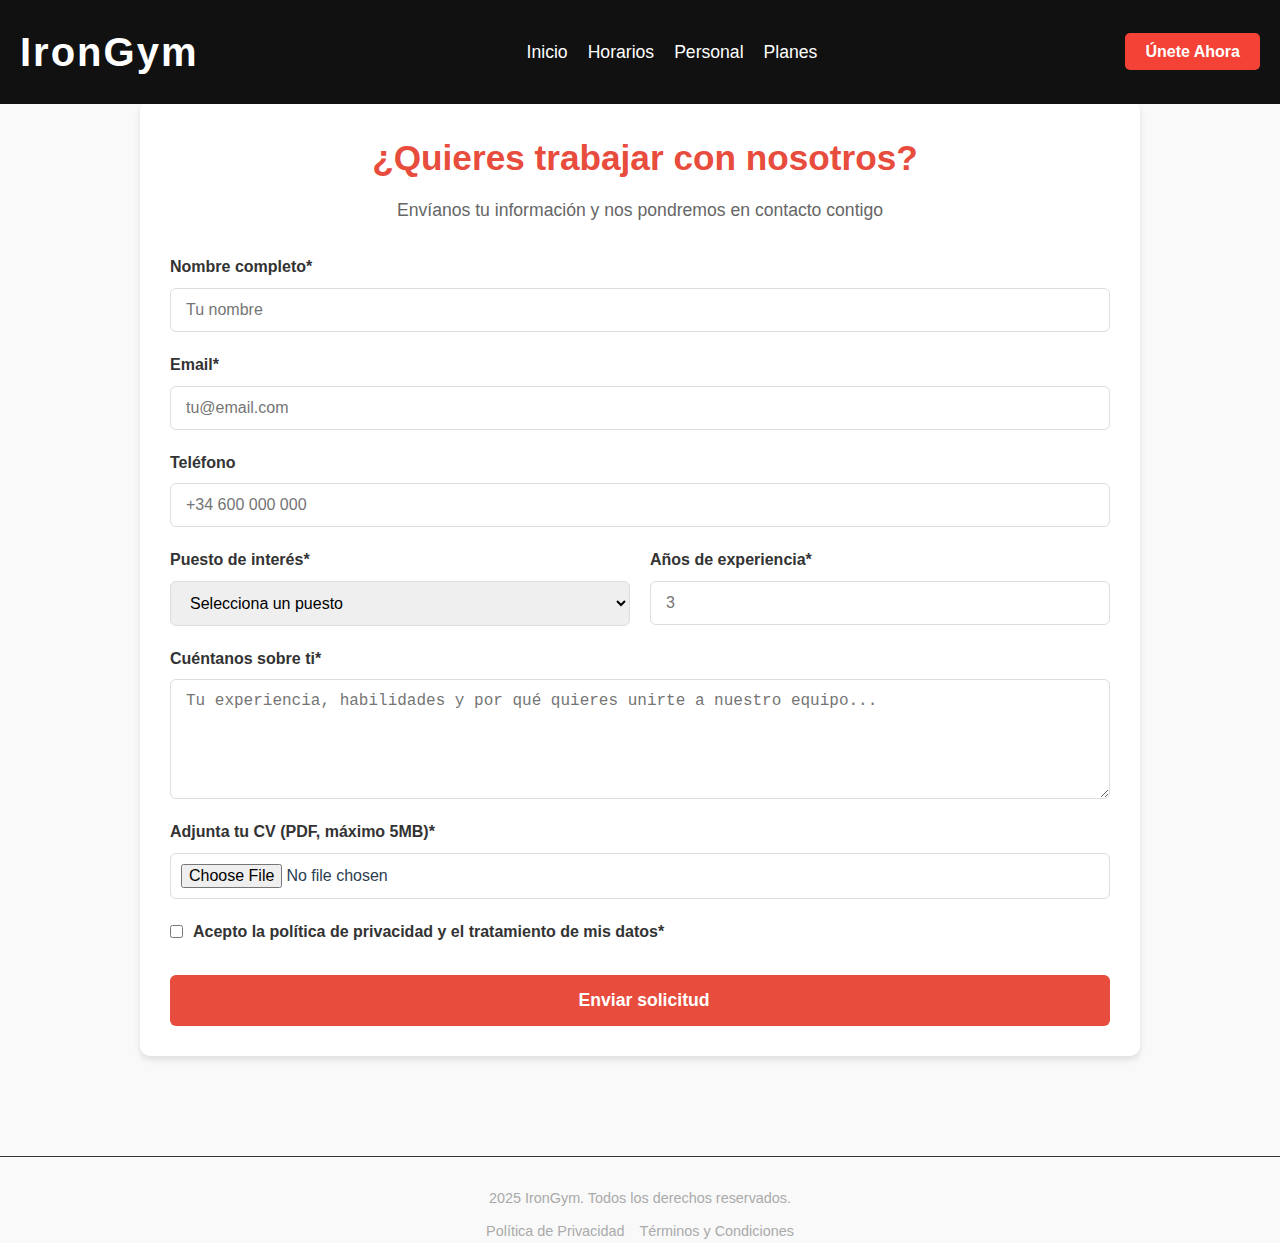
<file: HTML/QuieresTrabajarConNosotros.html>
<!DOCTYPE html>
<html lang="es">
<head>
    <meta charset="UTF-8">
    <meta name="viewport" content="width=device-width, initial-scale=1.0">
    <title>Únete a nuestro equipo | IronGym</title>
    <link rel="stylesheet" href="../CSS/formulario.css">
</head>
<body>

    <header class="header">
        <div class="logo">
            <h1>IronGym</h1>
        </div>
        <nav>
            <ul>
                <li><a href="../HTML/PaginaPrincipal.html">Inicio</a></li>
                <li><a href="../HTML/Horarios.html">Horarios</a></li>
                <li><a href="Peronal.html">Personal</a></li>
                <li><a href="../HTML/Planes.html">Planes</a></li>

            </ul>
        </nav>
        <div class="cta">
            <a href="Planes.html" class="btn">Únete Ahora</a>
        </div>
    </header>

    <div class="contenedor-formulario">
        <div class="cabecera-formulario">
            <h1><i class="fas fa-handshake"></i> ¿Quieres trabajar con nosotros?</h1>
            <p>Envíanos tu información y nos pondremos en contacto contigo</p>
        </div>

        <form id="formulario-trabajo" class="formulario" action="#" method="POST">
            <div class="grupo-formulario">
                <label for="nombre">Nombre completo*</label>
                <input type="text" id="nombre" name="nombre" required placeholder="Tu nombre">
            </div>

            <div class="grupo-formulario">
                <label for="email">Email*</label>
                <input type="email" id="email" name="email" required placeholder="tu@email.com">
            </div>

            <div class="grupo-formulario">
                <label for="telefono">Teléfono</label>
                <input type="tel" id="telefono" name="telefono" placeholder="+34 600 000 000">
            </div>

            <div class="grupo-formulario-doble">
                <div class="grupo-formulario">
                    <label for="puesto">Puesto de interés*</label>
                    <select id="puesto" name="puesto" required>
                        <option value="" disabled selected>Selecciona un puesto</option>
                        <option value="desarrollador">Monitor Sala De Baile</option>
                        <option value="disenador">Monitor PowerLifting</option>
                        <option value="marketing">Monitor Recepción</option>
                        <option value="otro">Otro</option>
                    </select>
                </div>

                <div class="grupo-formulario">
                    <label for="experiencia">Años de experiencia*</label>
                    <input type="number" id="experiencia" name="experiencia" min="0" max="50" required placeholder="3">
                </div>
            </div>

            <div class="grupo-formulario">
                <label for="mensaje">Cuéntanos sobre ti*</label>
                <textarea id="mensaje" name="mensaje" required placeholder="Tu experiencia, habilidades y por qué quieres unirte a nuestro equipo..."></textarea>
            </div>

            <div class="grupo-formulario">
                <label for="cv">Adjunta tu CV (PDF, máximo 5MB)*</label>
                <input type="file" id="cv" name="cv" accept=".pdf,.doc,.docx" required>
            </div>

            <div class="grupo-formulario acepto-terminos">
                <input type="checkbox" id="privacidad" name="privacidad" required>
                <label for="privacidad">Acepto la política de privacidad y el tratamiento de mis datos*</label>
            </div>

            <button type="submit" class="boton-enviar">
                <i class="fas fa-paper-plane"></i> Enviar solicitud
            </button>
        </form>
    </div>
     
     <div class="pie-inferior">
        <p class="copyright">2025 IronGym. Todos los derechos reservados.</p>
        <div class="enlaces-legales">
            <a href="#" class="enlace-legal">Política de Privacidad</a>
            <a href="#" class="enlace-legal">Términos y Condiciones</a>
        </div>
    </div>
    
</body>
</html>
</file>
<file: CSS/cssPaginaPrincipal.css>
/* Estilos generales */
* {
    margin: 0;
    padding: 0;
    box-sizing: border-box;
}

body {
    font-family: 'Arial', sans-serif;
    line-height: 1.6;
    background-color: #f5f5f5;
}

/* Cabecera */
.header {
    background: #111;
    color: white;
    display: flex;
    justify-content: space-between;
    align-items: center;
    padding: 20px;
    position: fixed;
    top: 0;
    width: 100%;
    z-index: 1000;
}

.header .logo h1 {
    font-size: 2.5rem;
    font-weight: bold;
    letter-spacing: 2px;
}

.header nav ul {
    list-style: none;
    display: flex;
}

.header nav ul li {
    margin-left: 20px;
}

.header nav ul li a {
    color: white;
    text-decoration: none;
    font-size: 1.1rem;
    transition: color 0.3s;
}

.header nav ul li a:hover {
    color: #f44336;
}

.header .cta .btn {
    background-color: #f44336;
    color: white;
    padding: 10px 20px;
    text-decoration: none;
    font-weight: bold;
    border-radius: 5px;
    transition: background-color 0.3s;
}

.header .cta .btn:hover {
    background-color: #d32f2f;
}


/* Sección Principal */
.heroe {
    background: url('https://via.placeholder.com/1600x900') no-repeat center center/cover;
    height: 35rem;
    display: flex;
    justify-content: center;
    align-items: center;
    text-align: center;
    color:#333;
    padding-top: 80px; 
    background-size: cover;
    background-position: center;
}

.heroe-content h2 {
    font-size: 3.5rem;
    font-weight: bold;
    margin-bottom: 20px;
    text-transform: uppercase;
    letter-spacing: 2px;
}

.heroe-content p {
    font-size: 1.4rem;
    margin-bottom: 30px;
    max-width: 800px;
    margin-left: auto;
    margin-right: auto;
}

.heroe .btn {
    background-color: #f44336;
    color: white;
    padding: 15px 30px;
    text-decoration: none;
    font-weight: bold;
    border-radius: 5px;
    transition: background-color 0.3s;
    font-size: 1.2rem;
    letter-spacing: 1px;
    border: 2px solid transparent;
    
}

.heroe .btn:hover {
    background-color: #d32f2f;
    border-color: #fff;
}


/* Zonas del Gimnasio */
.zonas {
    text-align: center;
    margin: 40px 0;
    padding: 20px;
}

.zonas h2 {
    font-size: 2.5rem;
    font-weight: bold;
    color: #333;
    margin-bottom: 20px;
}

.zonas p {
    font-size: 1.1rem;
    color: #666;
    margin-bottom: 30px;
    max-width: 800px;
    margin-left: auto;
    margin-right: auto;
}

/* Carrusel de Zonas del Gimnasio */
.carousel {
    display: flex;
    justify-content: center;
    align-items: center;
    position: relative;
    max-width: 800px;
    margin: 0 auto;
    overflow: hidden;
}

#imagen {
    width: 100%;
    height: 400px;
    background-size: cover;
    background-position: center;
    border-radius: 8px;
    box-shadow: 0 4px 10px rgba(0, 0, 0, 0.2);
    transition: all 0.3s ease;
}

/* Botones carrusel */
.carrusel-btn {
    background-color: rgba(0, 0, 0, 0.6);
    color: white;
    border: none;
    padding: 15px;
    font-size: 2rem;
    cursor: pointer;
    position: absolute;
    top: 50%;
    transform: translateY(-50%);
    z-index: 10;
    border-radius: 50%;
    transition: background-color 0.3s ease;
}

.carrusel-btn:hover {
    background-color: rgba(0, 0, 0, 0.8);
}

.prev {
    left: 10px;
}

.next {
    right: 10px;
}

.controles {
    display: flex;
    justify-content: center;
    margin-top: 20px;
}

.control-btn {
    background-color: #f44336;
    color: white;
    padding: 10px 20px;
    border: none;
    font-size: 1.1rem;
    border-radius: 5px;
    cursor: pointer;
    transition: background-color 0.3s ease;
    margin: 0 10px;
}

.control-btn:hover {
    background-color: #d32f2f;
}

#stop {
    background-color: #333;
}

#stop:hover {
    background-color: #444;
}

/* Pie de página */
.pie-pagina {
    background: #111;
    color: #fff;
    padding: 50px 20px 20px;
    font-family: 'Arial', sans-serif;
    margin-top: 50px;
}

.contenedor-pie {
    display: flex;
    flex-wrap: wrap;
    justify-content: space-between;
    max-width: 1200px;
    margin: 0 auto;
    gap: 30px;
}

/* Bloques principales */
.bloque-logo,
.bloque-enlaces,
.bloque-contacto,
.bloque-info {
    flex: 1;
    min-width: 250px;
    margin-bottom: 30px;
}

/* Logo */
.logo-pie {
    width: 150px;
    margin-bottom: 20px;
}

.texto-pie {
    color: #aaa;
    line-height: 1.6;
    margin: 15px 0;
}



/* Títulos de sección */
.titulo-seccion {
    font-size: 1.3rem;
    margin-bottom: 20px;
    position: relative;
    padding-bottom: 8px;
}

.titulo-seccion::after {
    content: '';
    position: absolute;
    left: 0;
    bottom: 0;
    width: 40px;
    height: 2px;
    background: #f44336;
}

/* Listas */
.lista-enlaces,
.lista-contacto {
    list-style: none;
}

.lista-enlaces li {
    margin-bottom: 10px;
}

.enlace-pie {
    color: #aaa;
    text-decoration: none;
    transition: color 0.3s;
}

.enlace-pie:hover {
    color: #f44336;
}

/* Contacto */
.lista-contacto li {
    margin-bottom: 12px;
    color: #aaa;
    display: flex;
    align-items: center;
}

.icono-contacto {
    margin-right: -19px;
    color: #f44336;
    width: 20px;
}

/* Info */
.formulario-suscripcion {
    display: flex;
    flex-direction: column;
}

.input-email {
    padding: 12px;
    margin-bottom: 10px;
    border: none;
    border-radius: 4px;
    background: #222;
    color: #fff;
}

.boton-suscribir {
    background: #f44336;
    color: #fff;
    border: none;
    padding: 12px;
    border-radius: 4px;
    cursor: pointer;
    transition: background 0.3s;
}

.boton-suscribir:hover {
    background: #d32f2f;
}

/* Pie inferior */
.pie-inferior {
    text-align: center;
    padding-top: 30px;
    margin-top: 30px;
    border-top: 1px solid #333;
    display: flex;
    flex-direction: column;
    align-items: center;
}

.copyright {
    color: #aaa;
    font-size: 0.9rem;
    margin-bottom: 10px;
}

.enlaces-legales {
    display: flex;
    gap: 15px;
}

.enlace-legal {
    color: #aaa;
    text-decoration: none;
    font-size: 0.9rem;
    transition: color 0.3s;
}

.enlace-legal:hover {
    color: #f44336;
}
</file>
<file: CSS/cssHorarios.css>
/* Estilos generales */
* {
    margin: 0;
    padding: 0;
    box-sizing: border-box;
}

body {
    font-family: 'Arial', sans-serif;
    line-height: 1.6;
    background-color: #f5f5f5;
}

/* Cabecera */
.header {
    background: #111;
    color: white;
    display: flex;
    justify-content: space-between;
    align-items: center;
    padding: 20px;
    position: fixed;
    top: 0;
    width: 100%;
    z-index: 1000;
}

.header .logo h1 {
    font-size: 2.5rem;
    font-weight: bold;
    letter-spacing: 2px;
}

.header nav ul {
    list-style: none;
    display: flex;
}

.header nav ul li {
    margin-left: 20px;
}

.header nav ul li a {
    color: white;
    text-decoration: none;
    font-size: 1.1rem;
    transition: color 0.3s;
}

.header nav ul li a:hover {
    color: #f44336;
}

.header .cta .btn {
    background-color: #f44336;
    color: white;
    padding: 10px 20px;
    text-decoration: none;
    font-weight: bold;
    border-radius: 5px;
    transition: background-color 0.3s;
}

.header .cta .btn:hover {
    background-color: #d32f2f;
}

/* Estilos generales - Heredados de la página principal */
* {
    margin: 0;
    padding: 0;
    box-sizing: border-box;
}

body {
    font-family: 'Arial', sans-serif;
    line-height: 1.6;
    background-color: #f5f5f5;
    color: #333;
}

/* Cabecera - Heredada de la página principal */
.header {
    background: #111;
    color: white;
    display: flex;
    justify-content: space-between;
    align-items: center;
    padding: 20px;
    position: fixed;
    top: 0;
    width: 100%;
    z-index: 1000;
}

.header .logo h1 {
    font-size: 2.5rem;
    font-weight: bold;
    letter-spacing: 2px;
}

.header nav ul {
    list-style: none;
    display: flex;
}

.header nav ul li {
    margin-left: 20px;
}

.header nav ul li a {
    color: white;
    text-decoration: none;
    font-size: 1.1rem;
    transition: color 0.3s;
}

.header nav ul li a:hover {
    color: #f44336;
}

.header nav ul li a.active {
    color: #f44336;
    font-weight: bold;
}

.header .cta .btn {
    background-color: #f44336;
    color: white;
    padding: 10px 20px;
    text-decoration: none;
    font-weight: bold;
    border-radius: 5px;
    transition: background-color 0.3s;
}

.header .cta .btn:hover {
    background-color: #d32f2f;
}

/* Heroe - Adaptado para horarios */
.heroe.horarios {
    background: url('https://images.unsplash.com/photo-1571902943202-507ec2618e8f?ixlib=rb-1.2.1&auto=format&fit=crop&w=1600&q=80') no-repeat center center/cover;
    height: 25rem;
    display: flex;
    justify-content: center;
    align-items: center;
    text-align: center;
    color: white;
    padding-top: 80px;
    background-size: cover;
    background-position: center;
    position: relative;
}

.heroe.horarios::before {
    content: '';
    position: absolute;
    top: 0;
    left: 0;
    width: 100%;
    height: 100%;
    background-color: rgba(0, 0, 0, 0.6);
}

.heroe.horarios .heroe-content {
    position: relative;
    z-index: 1;
}

.heroe.horarios h2 {
    font-size: 3rem;
    font-weight: bold;
    margin-bottom: 20px;
    text-transform: uppercase;
    letter-spacing: 2px;
    color: white;
}

.heroe.horarios p {
    font-size: 1.2rem;
    margin-bottom: 30px;
    max-width: 800px;
    margin-left: auto;
    margin-right: auto;
    color: #eee;
}

/* Contenedor principal */
.contenedor {
    max-width: 1200px;
    margin: 40px auto;
    padding: 0 20px;
}

.titulo {
    font-size: 2.5rem;
    font-weight: bold;
    color: #333;
    margin-bottom: 15px;
    text-align: center;
    position: relative;
    padding-bottom: 15px;
}

.titulo::after {
    content: '';
    position: absolute;
    left: 50%;
    bottom: 0;
    transform: translateX(-50%);
    width: 80px;
    height: 3px;
    background: #f44336;
}

.subtitulo {
    font-size: 1.1rem;
    color: #666;
    margin-bottom: 30px;
    text-align: center;
    max-width: 800px;
    margin-left: auto;
    margin-right: auto;
}

/* Pestañas */
.pestanas {
    display: flex;
    justify-content: center;
    margin-bottom: 30px;
    border-bottom: 1px solid #ddd;
}

.boton {
    background: none;
    border: none;
    padding: 12px 25px;
    font-size: 1.1rem;
    cursor: pointer;
    color: #666;
    position: relative;
    transition: all 0.3s;
    margin: 0 5px;
}

.boton:hover {
    color: #f44336;
}

.boton.activo {
    color: #f44336;
    font-weight: bold;
}

.boton.activo::after {
    content: '';
    position: absolute;
    bottom: -1px;
    left: 0;
    width: 100%;
    height: 3px;
    background: #f44336;
}

/* Contenido de pestañas */
.contenido {
    display: none;
}

.contenido.activo {
    display: block;
    animation: fadeIn 0.5s ease;
}



/* Tabla de horarios */
.tabla-contenedor {
    overflow-x: auto;
    margin-bottom: 40px;
    box-shadow: 0 4px 10px rgba(0, 0, 0, 0.1);
    border-radius: 8px;
}

.tabla-horarios {
    width: 100%;
    border-collapse: collapse;
    background: white;
    border-radius: 8px;
    overflow: hidden;
}

.tabla-horarios th, 
.tabla-horarios td {
    padding: 15px;
    text-align: center;
    border: 1px solid #ddd;
}

.tabla-horarios th {
    background-color: #f44336;
    color: white;
    font-weight: bold;
    text-transform: uppercase;
    font-size: 0.9rem;
    letter-spacing: 1px;
}

.tabla-horarios tr:nth-child(even) {
    background-color: #f9f9f9;
}

.tabla-horarios tr:hover {
    background-color: #f5f5f5;
}

/* Pie de página - Heredado de la página principal */
.pie-pagina {
    background: #111;
    color: #fff;
    padding: 50px 20px 20px;
    font-family: 'Arial', sans-serif;
    margin-top: 50px;
}

.contenedor-pie {
    display: flex;
    flex-wrap: wrap;
    justify-content: space-between;
    max-width: 1200px;
    margin: 0 auto;
    gap: 30px;
}

/* Bloques principales */
.bloque-logo,
.bloque-enlaces,
.bloque-contacto,
.bloque-info {
    flex: 1;
    min-width: 250px;
    margin-bottom: 30px;
}

/* Logo */
.logo-pie {
    width: 150px;
    margin-bottom: 20px;
}

.texto-pie {
    color: #aaa;
    line-height: 1.6;
    margin: 15px 0;
}

/* Redes sociales */
.redes-sociales {
    display: flex;
    gap: 15px;
    margin-top: 20px;
}

.icono-red {
    color: #fff;
    font-size: 20px;
    transition: color 0.3s;
}

.icono-red:hover {
    color: #f44336;
}

/* Títulos de sección */
.titulo-seccion {
    font-size: 1.3rem;
    margin-bottom: 20px;
    position: relative;
    padding-bottom: 8px;
}

.titulo-seccion::after {
    content: '';
    position: absolute;
    left: 0;
    bottom: 0;
    width: 40px;
    height: 2px;
    background: #f44336;
}

/* Listas */
.lista-enlaces,
.lista-contacto {
    list-style: none;
}

.lista-enlaces li {
    margin-bottom: 10px;
}

.enlace-pie {
    color: #aaa;
    text-decoration: none;
    transition: color 0.3s;
}

.enlace-pie:hover {
    color: #f44336;
}

/* Contacto */
.lista-contacto li {
    margin-bottom: 12px;
    color: #aaa;
    display: flex;
    align-items: center;
    margin-bottom: 15px;
}

.icono-contacto {
    margin-right: 10px;
    color: #f44336;
    width: 20px;
}

/* Info */
.formulario-suscripcion {
    display: flex;
    flex-direction: column;
}

.input-email {
    padding: 12px;
    margin-bottom: 10px;
    border: none;
    border-radius: 4px;
    background: #222;
    color: #fff;
}

.boton-suscribir {
    background: #f44336;
    color: #fff;
    border: none;
    padding: 12px;
    border-radius: 4px;
    cursor: pointer;
    transition: background 0.3s;
}

.boton-suscribir:hover {
    background: #d32f2f;
}

/* Pie de página */
.pie-pagina {
    background: #111;
    color: #fff;
    padding: 50px 20px 20px;
    font-family: 'Arial', sans-serif;
    margin-top: 50px;
}

.contenedor-pie {
    display: flex;
    flex-wrap: wrap;
    justify-content: space-between;
    max-width: 1200px;
    margin: 0 auto;
    gap: 30px;
}

/* Bloques principales */
.bloque-logo,
.bloque-enlaces,
.bloque-contacto,
.bloque-info {
    flex: 1;
    min-width: 250px;
    margin-bottom: 30px;
}

/* Logo */
.logo-pie {
    width: 150px;
    margin-bottom: 20px;
}

.texto-pie {
    color: #aaa;
    line-height: 1.6;
    margin: 15px 0;
}

/* Redes sociales */
.redes-sociales {
    display: flex;
    gap: 15px;
    margin-top: 20px;
}

.icono-red {
    color: #fff;
    font-size: 20px;
    transition: color 0.3s;
}

.icono-red:hover {
    color: #f44336;
}

/* Títulos de sección */
.titulo-seccion {
    font-size: 1.3rem;
    margin-bottom: 20px;
    position: relative;
    padding-bottom: 8px;
}

.titulo-seccion::after {
    content: '';
    position: absolute;
    left: 0;
    bottom: 0;
    width: 40px;
    height: 2px;
    background: #f44336;
}

/* Listas */
.lista-enlaces,
.lista-contacto {
    list-style: none;
}

.lista-enlaces li {
    margin-bottom: 10px;
}

.enlace-pie {
    color: #aaa;
    text-decoration: none;
    transition: color 0.3s;
}

.enlace-pie:hover {
    color: #f44336;
}

/* Contacto */
.lista-contacto li {
    margin-bottom: 12px;
    color: #aaa;
    display: flex;
    align-items: center;
}

.icono-contacto {
    margin-right: -19px;
    color: #f44336;
    width: 20px;
}

/* Info */
.formulario-suscripcion {
    display: flex;
    flex-direction: column;
}

.input-email {
    padding: 12px;
    margin-bottom: 10px;
    border: none;
    border-radius: 4px;
    background: #222;
    color: #fff;
}

.boton-suscribir {
    background: #f44336;
    color: #fff;
    border: none;
    padding: 12px;
    border-radius: 4px;
    cursor: pointer;
    transition: background 0.3s;
}

.boton-suscribir:hover {
    background: #d32f2f;
}

/* Pie inferior */
.pie-inferior {
    text-align: center;
    padding-top: 30px;
    margin-top: 30px;
    border-top: 1px solid #333;
    display: flex;
    flex-direction: column;
    align-items: center;
}

.copyright {
    color: #aaa;
    font-size: 0.9rem;
    margin-bottom: 10px;
}

.enlaces-legales {
    display: flex;
    gap: 15px;
}

.enlace-legal {
    color: #aaa;
    text-decoration: none;
    font-size: 0.9rem;
    transition: color 0.3s;
}

.enlace-legal:hover {
    color: #f44336;
}
</file>
<file: CSS/planes.css>
/* Estilos generales */
* {
    margin: 0;
    padding: 0;
    box-sizing: border-box;
}

body {
    font-family: 'Arial', sans-serif;
    line-height: 1.6;
    background-color: #f5f5f5;
}

/* Cabecera */
.header {
    background: #111;
    color: white;
    display: flex;
    justify-content: space-between;
    align-items: center;
    padding: 20px;
    position: fixed;
    top: 0;
    width: 100%;
    z-index: 1000;
}

.header .logo h1 {
    font-size: 2.5rem;
    font-weight: bold;
    letter-spacing: 2px;
}

.header nav ul {
    list-style: none;
    display: flex;
}

.header nav ul li {
    margin-left: 20px;
}

.header nav ul li a {
    color: white;
    text-decoration: none;
    font-size: 1.1rem;
    transition: color 0.3s;
}

.header nav ul li a:hover {
    color: #f44336;
}

.header .cta .btn {
    background-color: #f44336;
    color: white;
    padding: 10px 20px;
    text-decoration: none;
    font-weight: bold;
    border-radius: 5px;
    transition: background-color 0.3s;
}

.header .cta .btn:hover {
    background-color: #d32f2f;
}
/* portada */
.portadaPlanes {
    background: linear-gradient(rgba(0, 0, 0, 0.7), rgba(0, 0, 0, 0.7));
    height: 20rem;
    display: flex;
    align-items: center;
    justify-content: center;
    text-align: center;
    color: white;
    padding-top: 80px;
}

.contenidoPortada h2 {
    font-size: 2.5rem;
    margin-bottom: 20px;
}

.contenidoPortada p {
    font-size: 1.3rem;
    max-width: 600px;
    margin: 0 auto;
}

/* Contenedor principal */
.contenedorPlanes {
    max-width: 1200px;
    margin: 50px auto;
    padding: 0 20px;
}

.tituloPrincipal {
    text-align: center;
    font-size: 2rem;
    color: #111;
    margin-bottom: 10px;
}

.subtitulo {
    text-align: center;
    color: #666;
    margin-bottom: 40px;
    font-size: 1.1rem;
}

/* Lista de planes */
.listaPlanes {
    display: flex;
    justify-content: space-around;
    justify-content: center;
    gap: 30px;
    margin-bottom: 50px;
}

/* cards de planes */
.planCard {
    background: white;
    border-radius: 10px;
    overflow: hidden;
    box-shadow: 0 5px 15px rgba(0, 0, 0, 0.1);
    width: 280px;
    transition: transform 0.3s, box-shadow 0.3s;
    position: relative;
    
}
.imagenPlan{
    height: 10rem;
}

.planCard:hover {
    transform: translateY(-10px);
    box-shadow: 0 15px 30px rgba(0, 0, 0, 0.15);
}

/* Imagen  plan */
.imagenPlan {
    height: 180px;
    overflow: hidden;
}

.imagenPlan img {
    width: 100%;
    height: 100%;
    object-fit: cover;
    transition: transform 0.5s;
}

.planCard:hover .imagenPlan img {
    transform: scale(1.05);
}

/* Cabecera del plan */
.cabeceraPlan {
    padding: 20px;
    color: white;
    text-align: center;
}

.cabeceraPlan.basico {
    background: #4a6fa5;
}

.cabeceraPlan.estandar {
    background: #f44336;
}

.cabeceraPlan.premium {
    background: #ff9800;
}

.cabeceraPlan.parejas {
    background: #9c27b0;
}

.cabeceraPlan h3 {
    margin: 0;
    font-size: 1.5rem;
}

.precioPlan {
    font-size: 2rem;
    font-weight: bold;
    margin: 10px 0;
}

.precioPlan span {
    font-size: 1rem;
    font-weight: normal;
}

.notaPrecio {
    font-size: 0.9rem;
    margin: 5px 0 0;
    font-style: italic;
}

/* Detalles del plan */
.detallesPlan {
    padding: 20px;
}

.beneficiosPlan {
    list-style: none;
    padding: 0;
    margin-bottom: 25px;
}

.beneficiosPlan li {
    margin-bottom: 10px;
    display: flex;
    align-items: center;
}

.beneficiosPlan i {
    margin-right: 10px;
    width: 20px;
    text-align: center;
}

.beneficiosPlan .fa-check {
    color: #4CAF50;
}

.beneficiosPlan .fa-times {
    color: #f44336;
}

/* Botón del plan */
.botonPlan {
    display: block;
    background: #333;
    color: white;
    text-align: center;
    padding: 12px;
    border-radius: 5px;
    text-decoration: none;
    font-weight: bold;
    transition: background 0.3s;
}

.botonPlan:hover {
    background: #f44336;
}

/* Plan destacado */
.destacado {
    transform: scale(1.05);
    
}

.etiquetaDestacado {
    position: absolute;
    top: 10px;
    right: 10px;
    background: #FFC107;
    color: #333;
    padding: 5px 10px;
    border-radius: 20px;
    font-weight: bold;
    font-size: 0.8rem;
    z-index: 2;
}

/* Información adicional */
.infoExtra {
    text-align: center;
    margin-top: 50px;
    padding: 20px;
    background: #f9f9f9;
    border-radius: 10px;
}

.enlaceAyuda {
    color: #f44336;
    text-decoration: none;
    font-weight: bold;
}

.enlaceAyuda:hover {
    text-decoration: underline;
}

.garantia {
    margin-top: 15px;
    font-weight: bold;
    color: #4CAF50;
}

.garantia i {
    margin-right: 5px;
}
</file>
<file: CSS/formulario.css>
/* Estilos generales */
* {
    margin: 0;
    padding: 0;
    box-sizing: border-box;
}

body {
    font-family: 'Arial', sans-serif;
    line-height: 1.6;
    background-color: #f5f5f5;
}

/* Cabecera */
.header {
    background: #111;
    color: white;
    display: flex;
    justify-content: space-between;
    align-items: center;
    padding: 20px;
    position: fixed;
    top: 0;
    width: 100%;
    z-index: 1000;
}

.header .logo h1 {
    font-size: 2.5rem;
    font-weight: bold;
    letter-spacing: 2px;
}

.header nav ul {
    list-style: none;
    display: flex;
}

.header nav ul li {
    margin-left: 20px;
}

.header nav ul li a {
    color: white;
    text-decoration: none;
    font-size: 1.1rem;
    transition: color 0.3s;
}

.header nav ul li a:hover {
    color: #f44336;
}

.header .cta .btn {
    background-color: #f44336;
    color: white;
    padding: 10px 20px;
    text-decoration: none;
    font-weight: bold;
    border-radius: 5px;
    transition: background-color 0.3s;
}

.header .cta .btn:hover {
    background-color: #d32f2f;
}

:root {
    
    --color-texto: #333;
    
}

body {
    font-family: 'Segoe UI', Tahoma, Geneva, Verdana, sans-serif;
    line-height: 1.6;
    color:#2c3e50;
    background-color: #f9f9f9;
    padding: 0;
    margin: 0;
}

.contenedor-formulario {
    max-width: 1000px;
    margin: 100px auto;
    padding: 30px;
    background: white;
    border-radius: 10px;
    box-shadow: 0 4px 6px rgba(0, 0, 0, 0.1);
}

.cabecera-formulario {
    text-align: center;
    margin-bottom: 30px;
}

.cabecera-formulario h1 {
    color:  #e74c3c;
    margin-bottom: 10px;
    font-size: 2.2rem;
}

.cabecera-formulario h1 i {
    color:  #e74c3c;
    margin-right: 10px;
}

.cabecera-formulario p {
    color: #666;
    font-size: 1.1rem;
}

.formulario {
    display: flex;
    flex-direction: column;
    gap: 20px;
}

.grupo-formulario {
    display: flex;
    flex-direction: column;
    gap: 8px;
}

.grupo-formulario label {
    font-weight: 600;
    color:  #333;
}

.grupo-formulario input,
.grupo-formulario select,
.grupo-formulario textarea {
    padding: 12px 15px;
    border: 1px solid #ddd;
    border-radius: 6px;
    font-size: 1rem;
    transition: all 0.3s ease;
}

.grupo-formulario input:focus,
.grupo-formulario select:focus,
.grupo-formulario textarea:focus {
    outline: none;
    border-color: #333;
    box-shadow: 0 0 0 2px rgba(44, 62, 80, 0.2);
}

.grupo-formulario textarea {
    min-height: 120px;
    resize: vertical;
}

.grupo-formulario input[type="file"] {
    padding: 10px;
}

.acepto-terminos {
    flex-direction: row;
    align-items: center;
    gap: 10px;
}

.acepto-terminos input {
    width: auto;
}

.grupo-formulario-doble {
    display: grid;
    grid-template-columns: 1fr 1fr;
    gap: 20px;
}

.boton-enviar {
    background-color:  #e74c3c;
    color: white;
    border: none;
    padding: 15px 25px;
    font-size: 1.1rem;
    border-radius: 6px;
    cursor: pointer;
    transition: var(--transicion);
    font-weight: 600;
    margin-top: 10px;
}

.boton-enviar:hover {
    background-color: #c0392b;
    transform: translateY(-2px);
}

.boton-enviar i {
    margin-right: 8px;
}

/* Pie de página */
.pie-pagina {
    background: #111;
    color: #fff;
    padding: 50px 20px 20px;
    font-family: 'Arial', sans-serif;
    margin-top: 50px;
}

.contenedor-pie {
    display: flex;
    flex-wrap: wrap;
    justify-content: space-between;
    max-width: 1200px;
    margin: 0 auto;
    gap: 30px;
}

/* Bloques principales */
.bloque-logo,
.bloque-enlaces,
.bloque-contacto,
.bloque-info {
    flex: 1;
    min-width: 250px;
    margin-bottom: 30px;
}

/* Logo */
.logo-pie {
    width: 150px;
    margin-bottom: 20px;
}

.texto-pie {
    color: #aaa;
    line-height: 1.6;
    margin: 15px 0;
}

/* Redes sociales */
.redes-sociales {
    display: flex;
    gap: 15px;
    margin-top: 20px;
}

.icono-red {
    color: #fff;
    font-size: 20px;
    transition: color 0.3s;
}

.icono-red:hover {
    color: #f44336;
}

/* Títulos de sección */
.titulo-seccion {
    font-size: 1.3rem;
    margin-bottom: 20px;
    position: relative;
    padding-bottom: 8px;
}

.titulo-seccion::after {
    content: '';
    position: absolute;
    left: 0;
    bottom: 0;
    width: 40px;
    height: 2px;
    background: #f44336;
}

/* Listas */
.lista-enlaces,
.lista-contacto {
    list-style: none;
}

.lista-enlaces li {
    margin-bottom: 10px;
}

.enlace-pie {
    color: #aaa;
    text-decoration: none;
    transition: color 0.3s;
}

.enlace-pie:hover {
    color: #f44336;
}

/* Contacto */
.lista-contacto li {
    margin-bottom: 12px;
    color: #aaa;
    display: flex;
    align-items: center;
}

.icono-contacto {
    margin-right: -19px;
    color: #f44336;
    width: 20px;
}

/* Info */
.formulario-suscripcion {
    display: flex;
    flex-direction: column;
}

.input-email {
    padding: 12px;
    margin-bottom: 10px;
    border: none;
    border-radius: 4px;
    background: #222;
    color: #fff;
}

.boton-suscribir {
    background: #f44336;
    color: #fff;
    border: none;
    padding: 12px;
    border-radius: 4px;
    cursor: pointer;
    transition: background 0.3s;
}

.boton-suscribir:hover {
    background: #d32f2f;
}

/* Pie inferior */
.pie-inferior {
    text-align: center;
    padding-top: 30px;
    margin-top: 30px;
    border-top: 1px solid #333;
    display: flex;
    flex-direction: column;
    align-items: center;
}

.copyright {
    color: #aaa;
    font-size: 0.9rem;
    margin-bottom: 10px;
}

.enlaces-legales {
    display: flex;
    gap: 15px;
}

.enlace-legal {
    color: #aaa;
    text-decoration: none;
    font-size: 0.9rem;
    transition: color 0.3s;
}

.enlace-legal:hover {
    color: #f44336;
}
</file>
